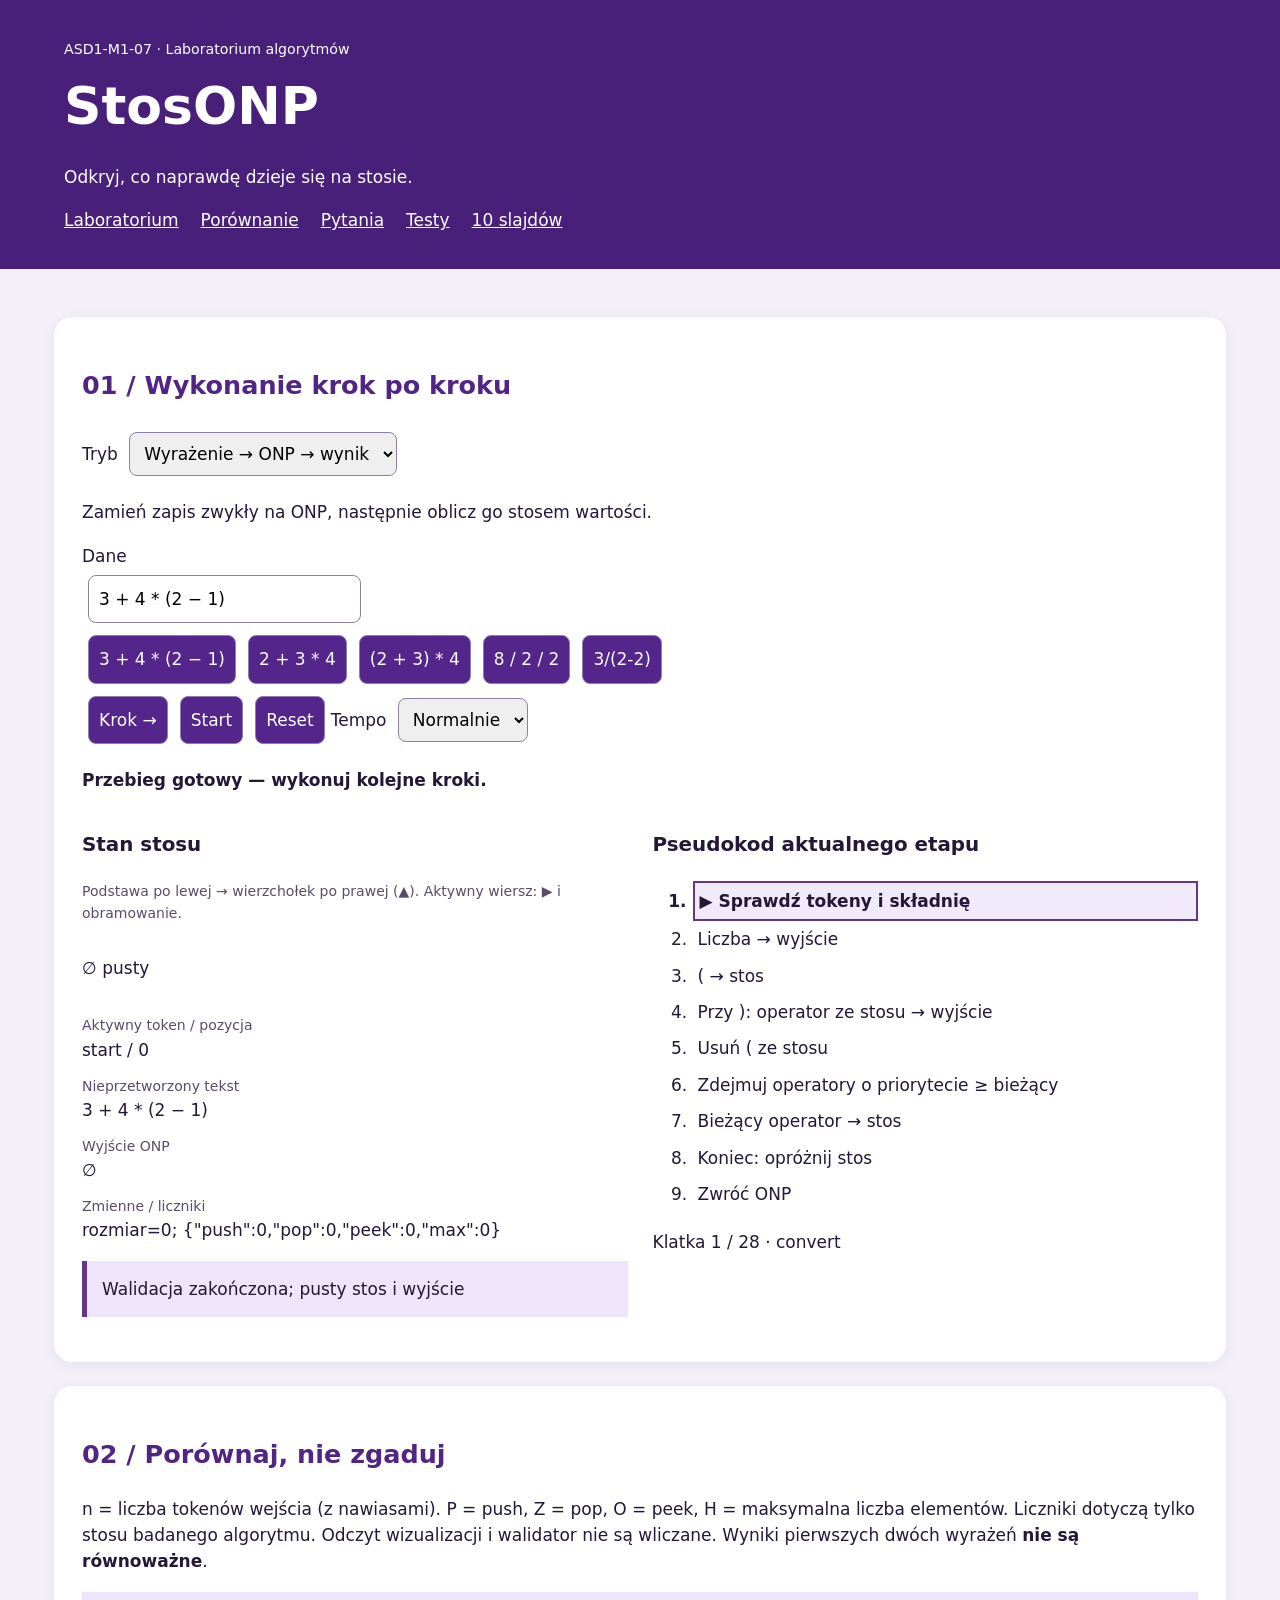
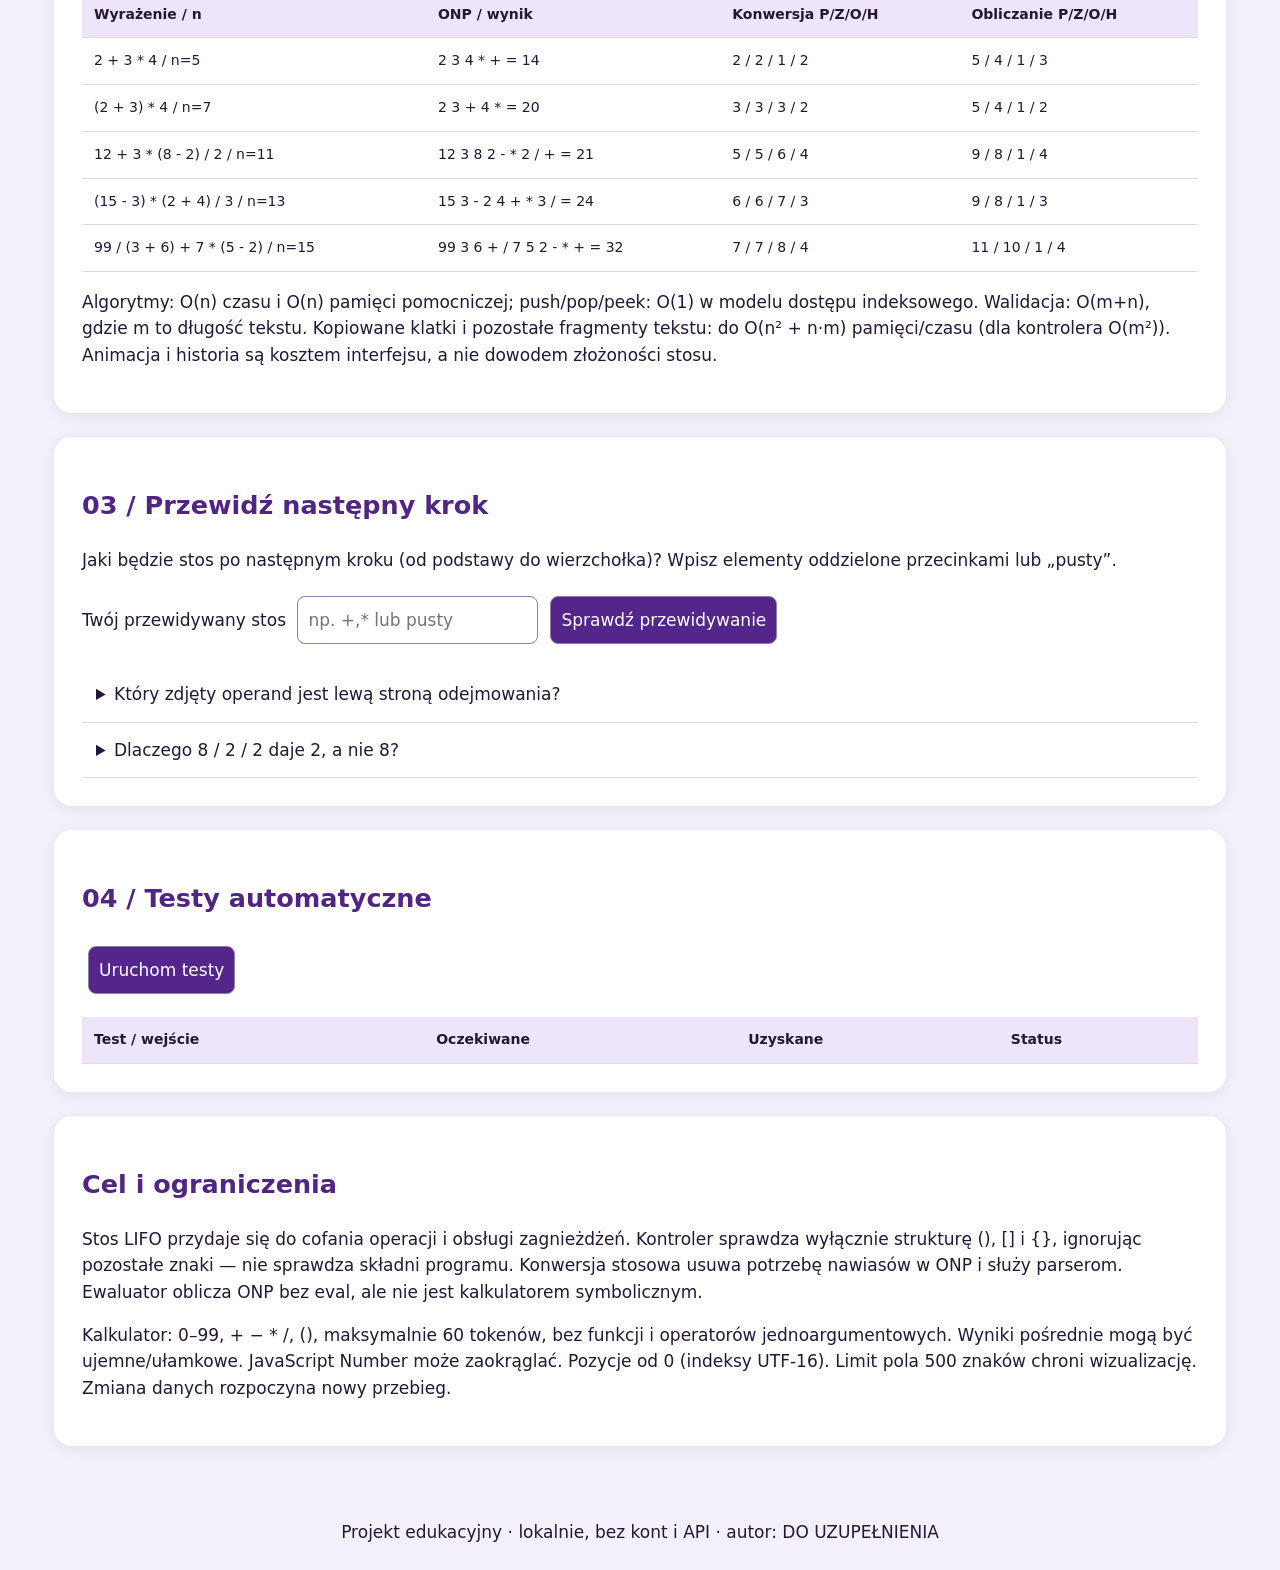
<file: index.html>
<!doctype html><html lang="pl"><meta charset="utf-8"><meta name="viewport" content="width=device-width"><title>StosONP — laboratorium stosu</title><link rel="stylesheet" href="style.css"><header><small>ASD1-M1-07 · Laboratorium algorytmów</small><h1>StosONP</h1><p>Odkryj, co naprawdę dzieje się na stosie.</p><nav><a href="#lab">Laboratorium</a> <a href="#compare">Porównanie</a> <a href="#quiz">Pytania</a> <a href="#tests">Testy</a> <a href="presentation.html">10 slajdów</a></nav></header><main><section id="lab"><h2>01 / Wykonanie krok po kroku</h2><label>Tryb <select id="mode"><option value="convert">Wyrażenie → ONP → wynik</option><option value="brackets">Kontrola nawiasów</option><option value="evaluate">Obliczanie własnego ONP</option><option value="stack">Samodzielny stos</option></select></label><p id="purpose"></p><label>Dane <input id="input" value="3 + 4 * (2 − 1)" maxlength="500" autocomplete="off"></label><div id="scenarios"></div><div id="stackControls" hidden><label>Wartość <input id="value" value="7" maxlength="30"></label><button id="push">push</button><button id="pop">pop</button><button id="peek">peek</button></div><div class="controls"><button id="step">Krok →</button><button id="play">Start</button><button id="reset">Reset</button><label>Tempo <select id="speed"><option value="1600">Wolno</option><option value="800" selected>Normalnie</option><option value="250">Szybko</option></select></label></div><p id="status" role="status"></p><div class="grid"><article><h3>Stan stosu</h3><p class="legend">Podstawa po lewej → wierzchołek po prawej (▲). Aktywny wiersz: ▶ i obramowanie.</p><div id="stack" class="stack"></div><dl><dt>Aktywny token / pozycja</dt><dd id="active"></dd><dt>Nieprzetworzony tekst</dt><dd id="remaining"></dd><dt>Wyjście ONP</dt><dd id="output"></dd><dt>Zmienne / liczniki</dt><dd id="variables"></dd></dl><p id="why" class="callout"></p></article><article><h3>Pseudokod aktualnego etapu</h3><ol id="pseudo"></ol><p id="progress"></p></article></div></section><section id="compare"><h2>02 / Porównaj, nie zgaduj</h2><p>n = liczba tokenów wejścia (z nawiasami). P = push, Z = pop, O = peek, H = maksymalna liczba elementów. Liczniki dotyczą tylko stosu badanego algorytmu. Odczyt wizualizacji i walidator nie są wliczane. Wyniki pierwszych dwóch wyrażeń <strong>nie są równoważne</strong>.</p><div class="scroll"><table><thead><tr><th>Wyrażenie / n</th><th>ONP / wynik</th><th>Konwersja P/Z/O/H</th><th>Obliczanie P/Z/O/H</th></tr></thead><tbody id="comparison"></tbody></table></div><p>Algorytmy: O(n) czasu i O(n) pamięci pomocniczej; push/pop/peek: O(1) w modelu dostępu indeksowego. Walidacja: O(m+n), gdzie m to długość tekstu. Kopiowane klatki i pozostałe fragmenty tekstu: do O(n² + n·m) pamięci/czasu (dla kontrolera O(m²)). Animacja i historia są kosztem interfejsu, a nie dowodem złożoności stosu.</p></section><section id="quiz"><h2>03 / Przewidź następny krok</h2><p id="dynamicQuestion"></p><label>Twój przewidywany stos <input id="answer" placeholder="np. +,* lub pusty"></label><button id="checkAnswer">Sprawdź przewidywanie</button><p id="feedback" role="status"></p><details><summary>Który zdjęty operand jest lewą stroną odejmowania?</summary><p>Drugi. Najpierw zdejmujemy prawy b, potem lewy a; liczymy a − b. Dla stosu [2, 7] otrzymamy 2 − 7 = −5.</p></details><details><summary>Dlaczego 8 / 2 / 2 daje 2, a nie 8?</summary><p>Dzielenie jest lewostronne. Przy drugim / zdejmujemy wcześniejsze / o równym priorytecie. ONP: 8 2 / 2 /, czyli (8 / 2) / 2.</p></details></section><section id="tests"><h2>04 / Testy automatyczne</h2><button id="runTests">Uruchom testy</button><p id="testSummary"></p><div class="scroll"><table><thead><tr><th>Test / wejście</th><th>Oczekiwane</th><th>Uzyskane</th><th>Status</th></tr></thead><tbody id="testRows"></tbody></table></div></section><section><h2>Cel i ograniczenia</h2><p>Stos LIFO przydaje się do cofania operacji i obsługi zagnieżdżeń. Kontroler sprawdza wyłącznie strukturę (), [] i {}, ignorując pozostałe znaki — nie sprawdza składni programu. Konwersja stosowa usuwa potrzebę nawiasów w ONP i służy parserom. Ewaluator oblicza ONP bez eval, ale nie jest kalkulatorem symbolicznym.</p><p>Kalkulator: 0–99, + − * /, (), maksymalnie 60 tokenów, bez funkcji i operatorów jednoargumentowych. Wyniki pośrednie mogą być ujemne/ułamkowe. JavaScript Number może zaokrąglać. Pozycje od 0 (indeksy UTF-16). Limit pola 500 znaków chroni wizualizację. Zmiana danych rozpoczyna nowy przebieg.</p></section></main><footer>Projekt edukacyjny · lokalnie, bez kont i API · autor: DO UZUPEŁNIENIA</footer><script src="algorithms.js"></script><script src="tests.js"></script><script src="app.js"></script></html>
</file>
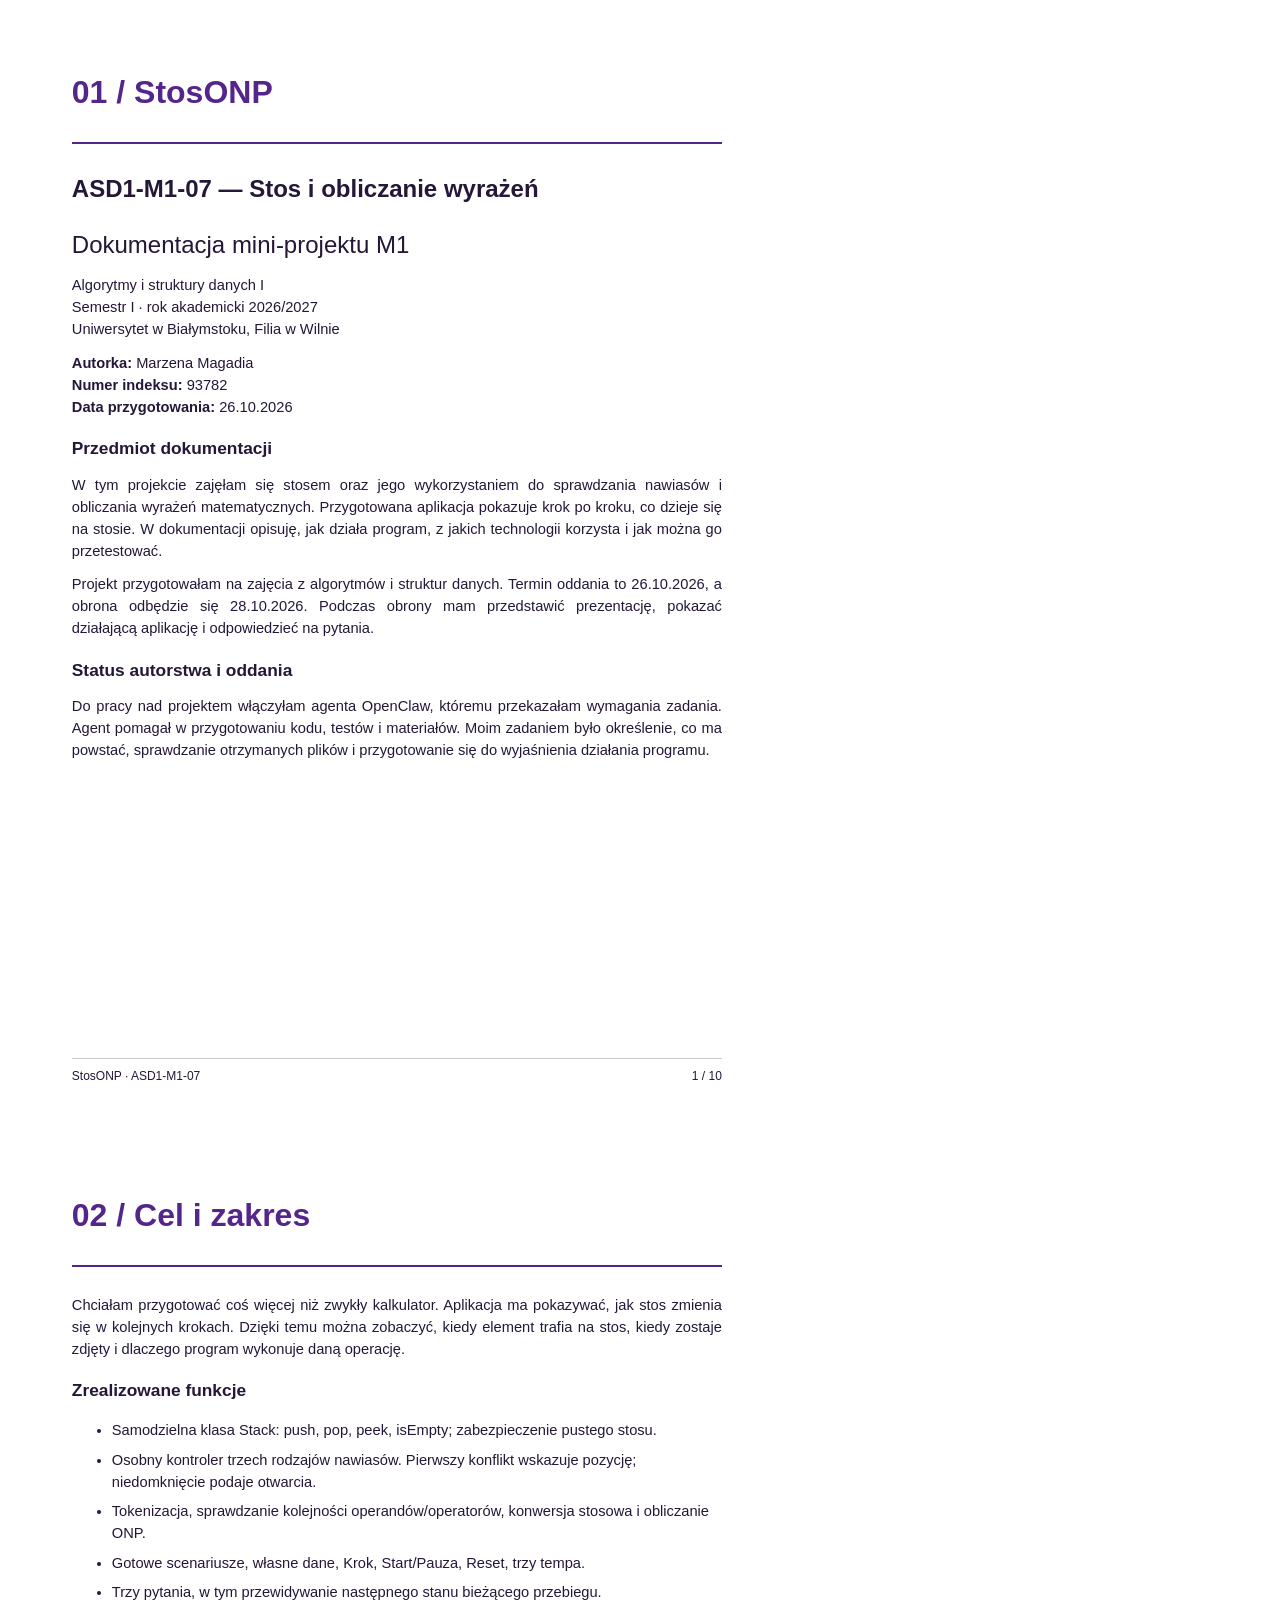
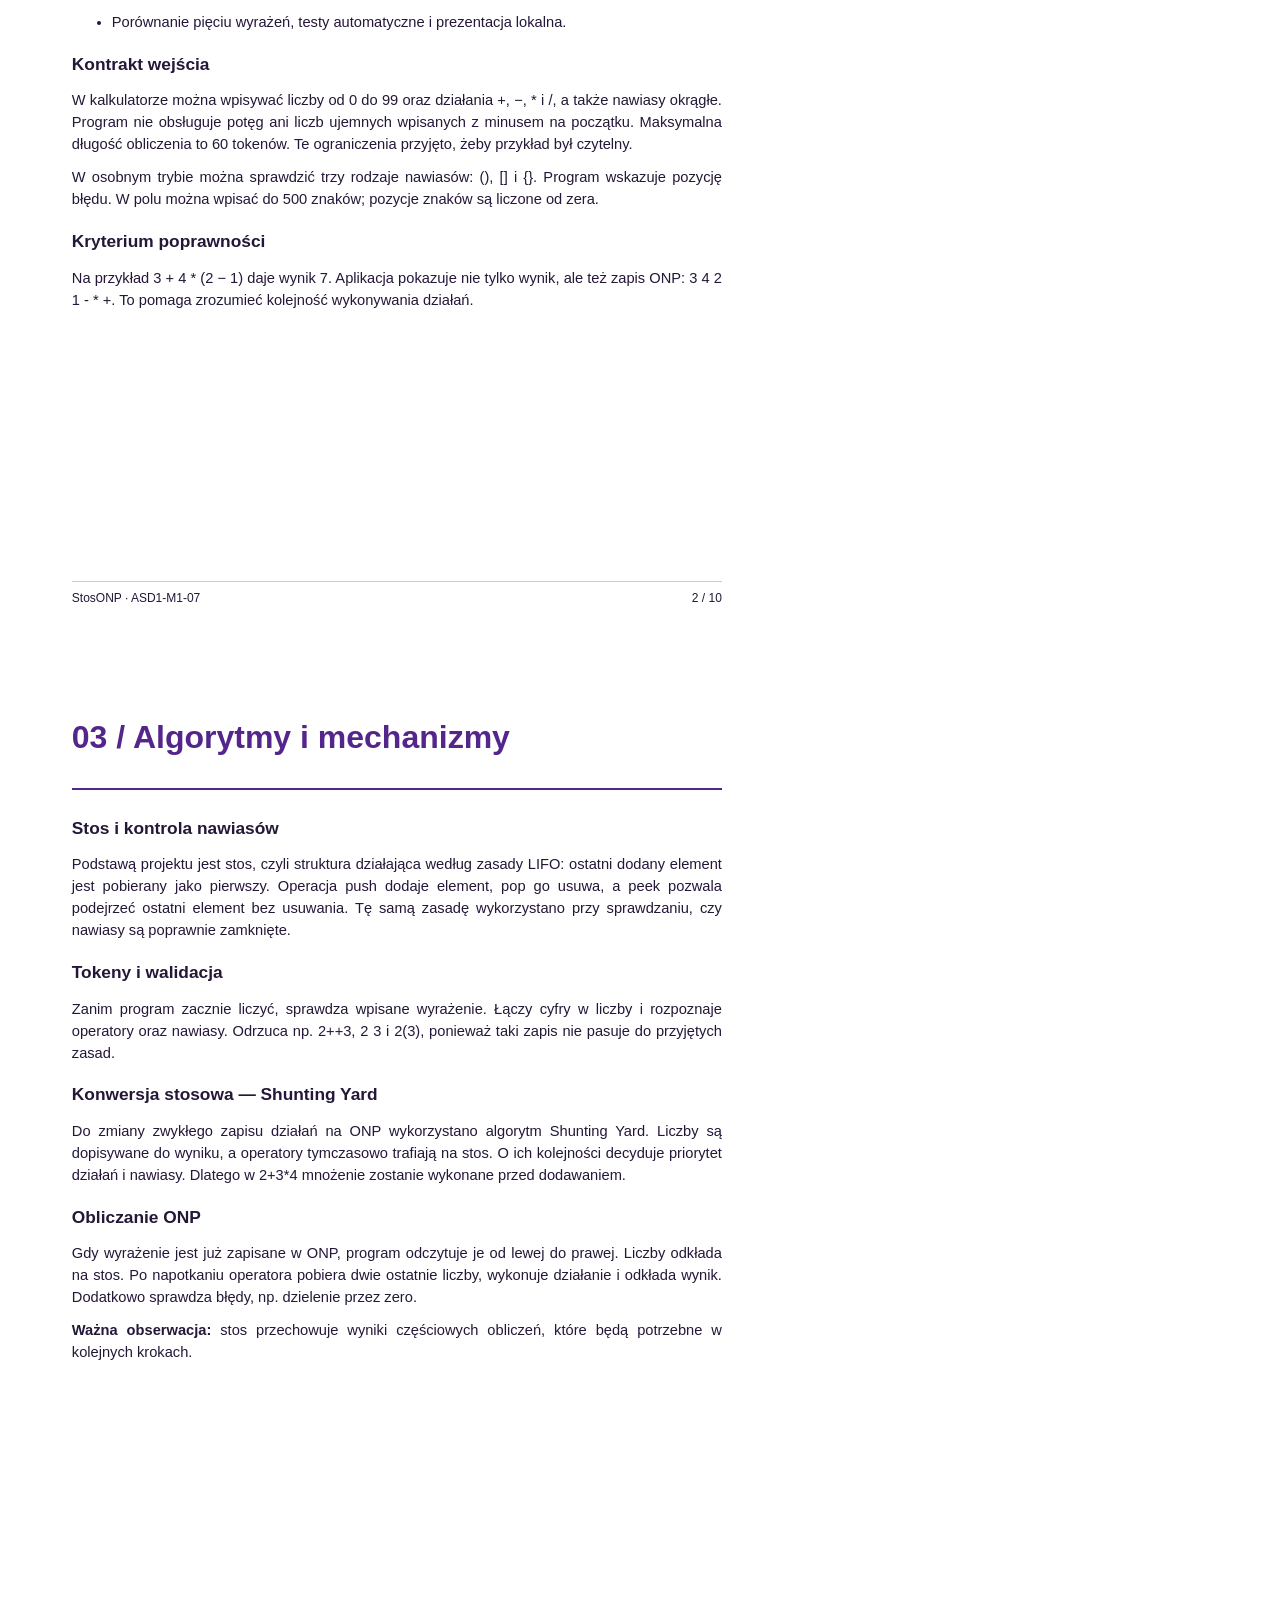
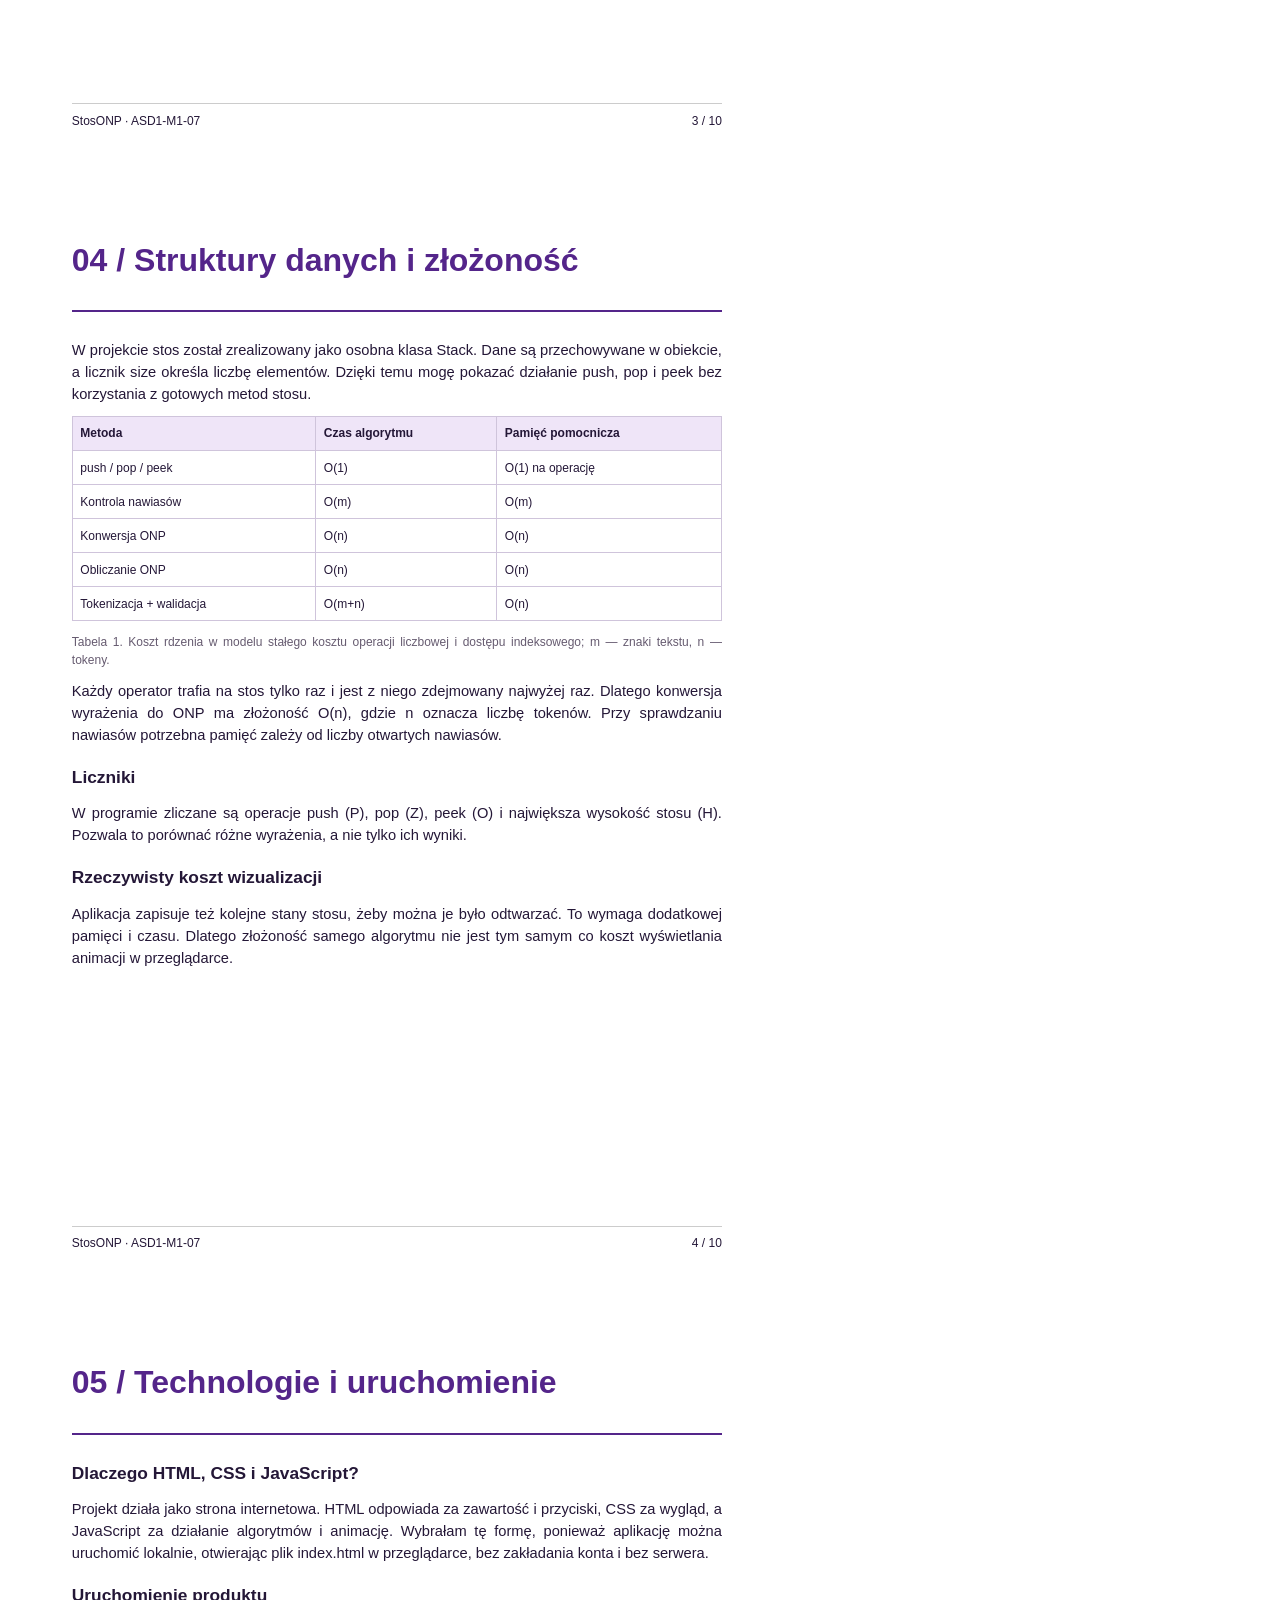
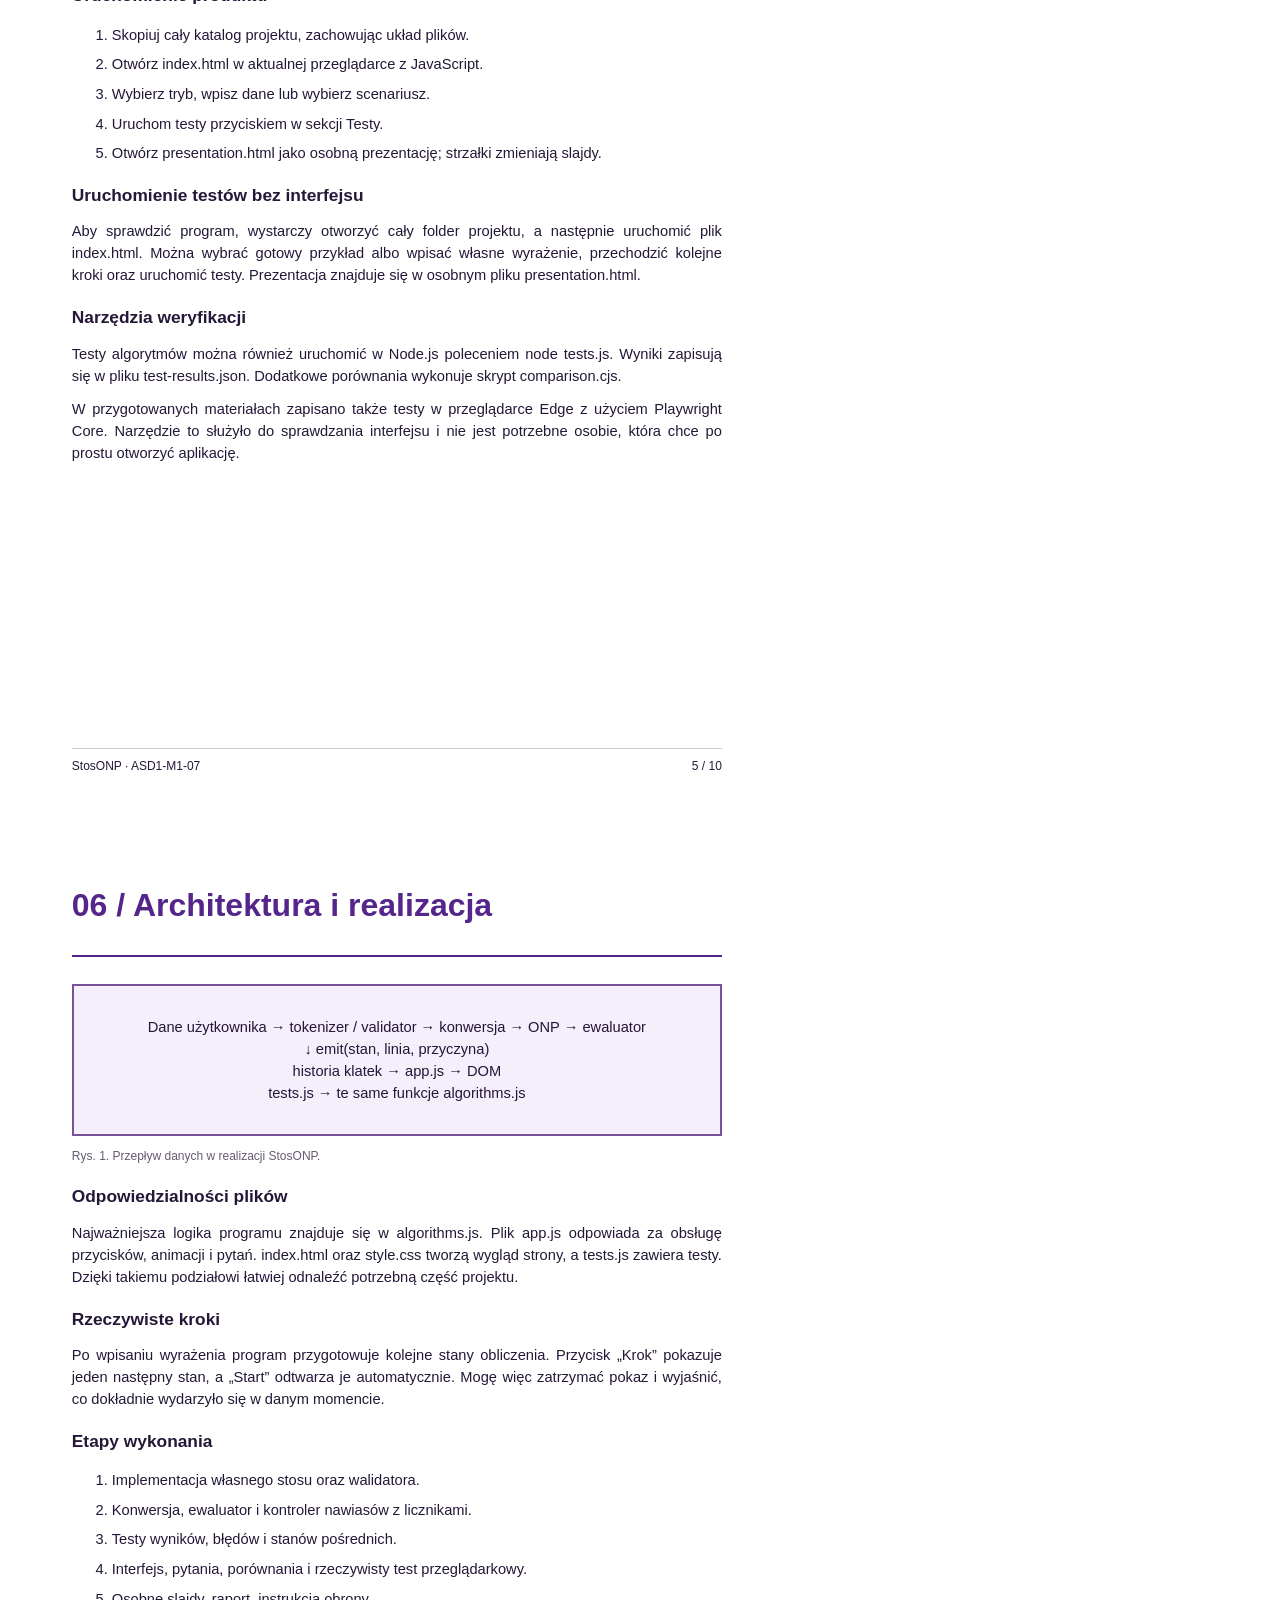
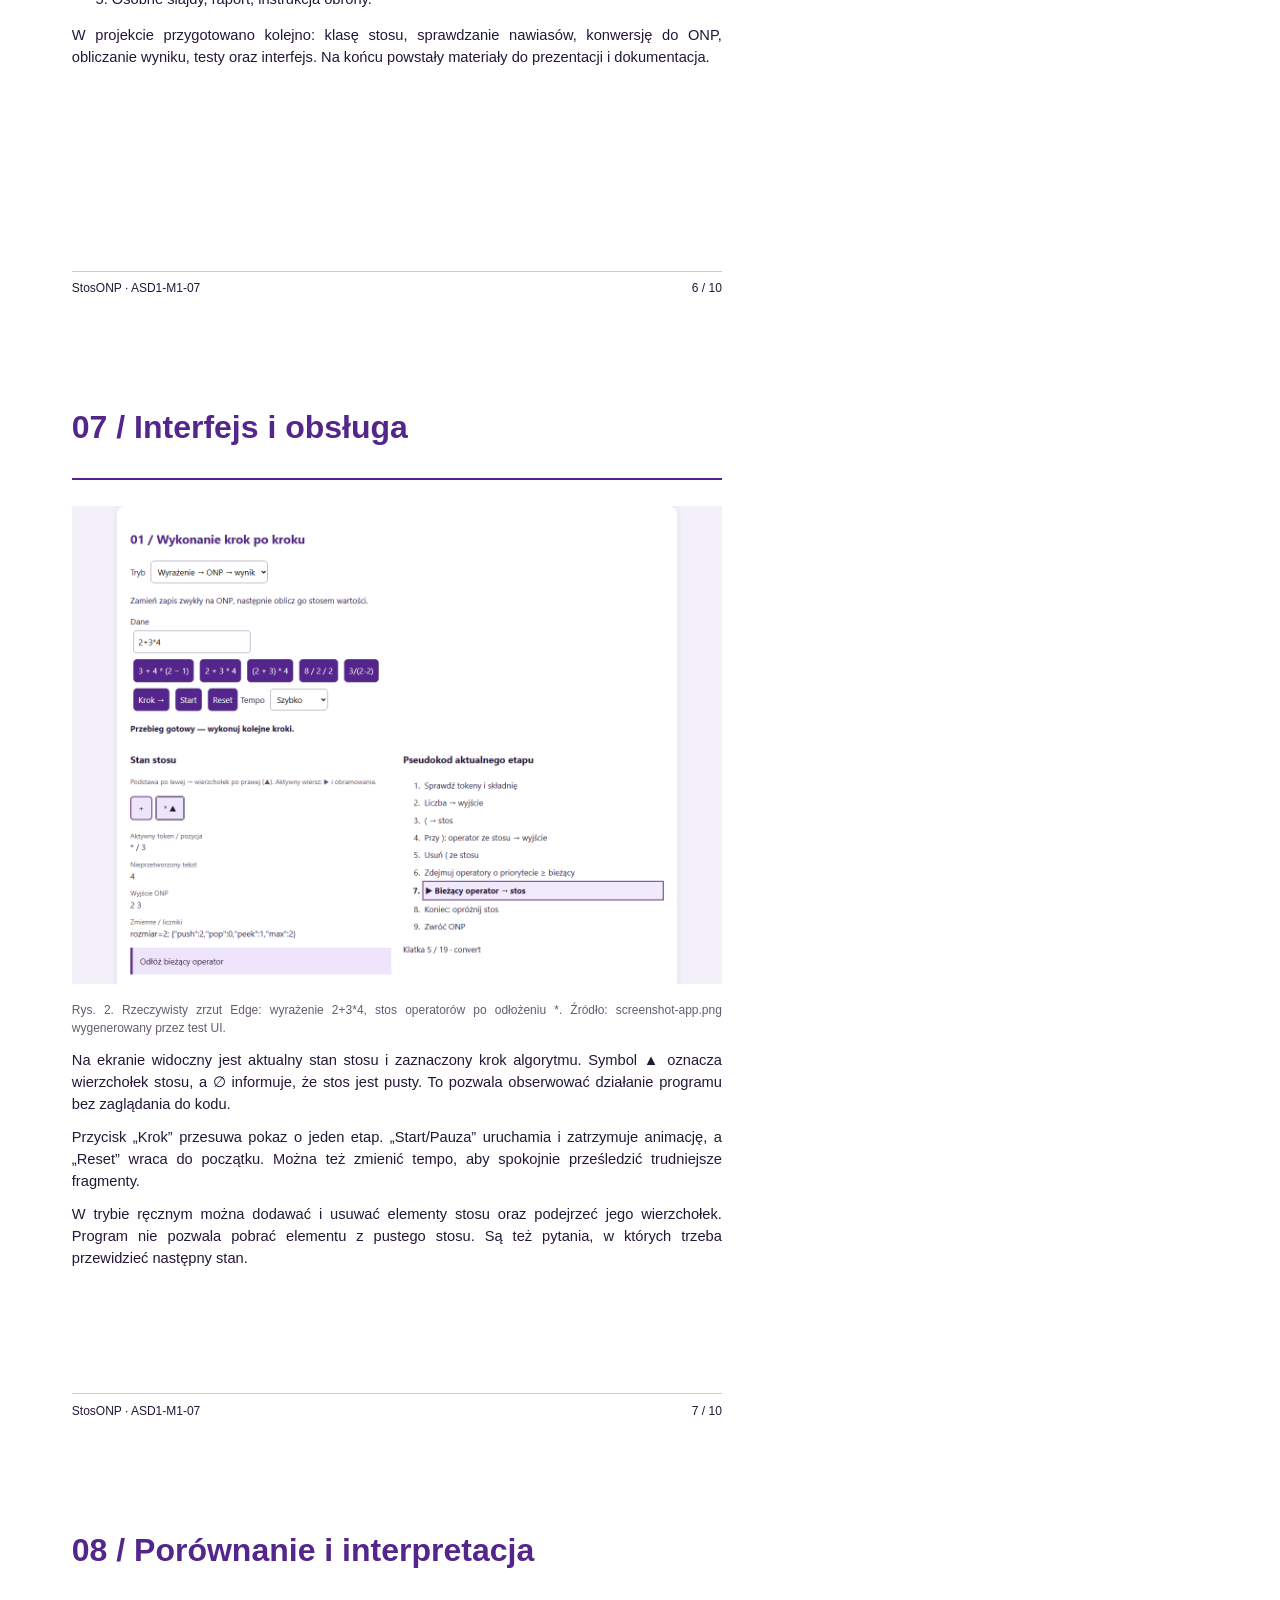
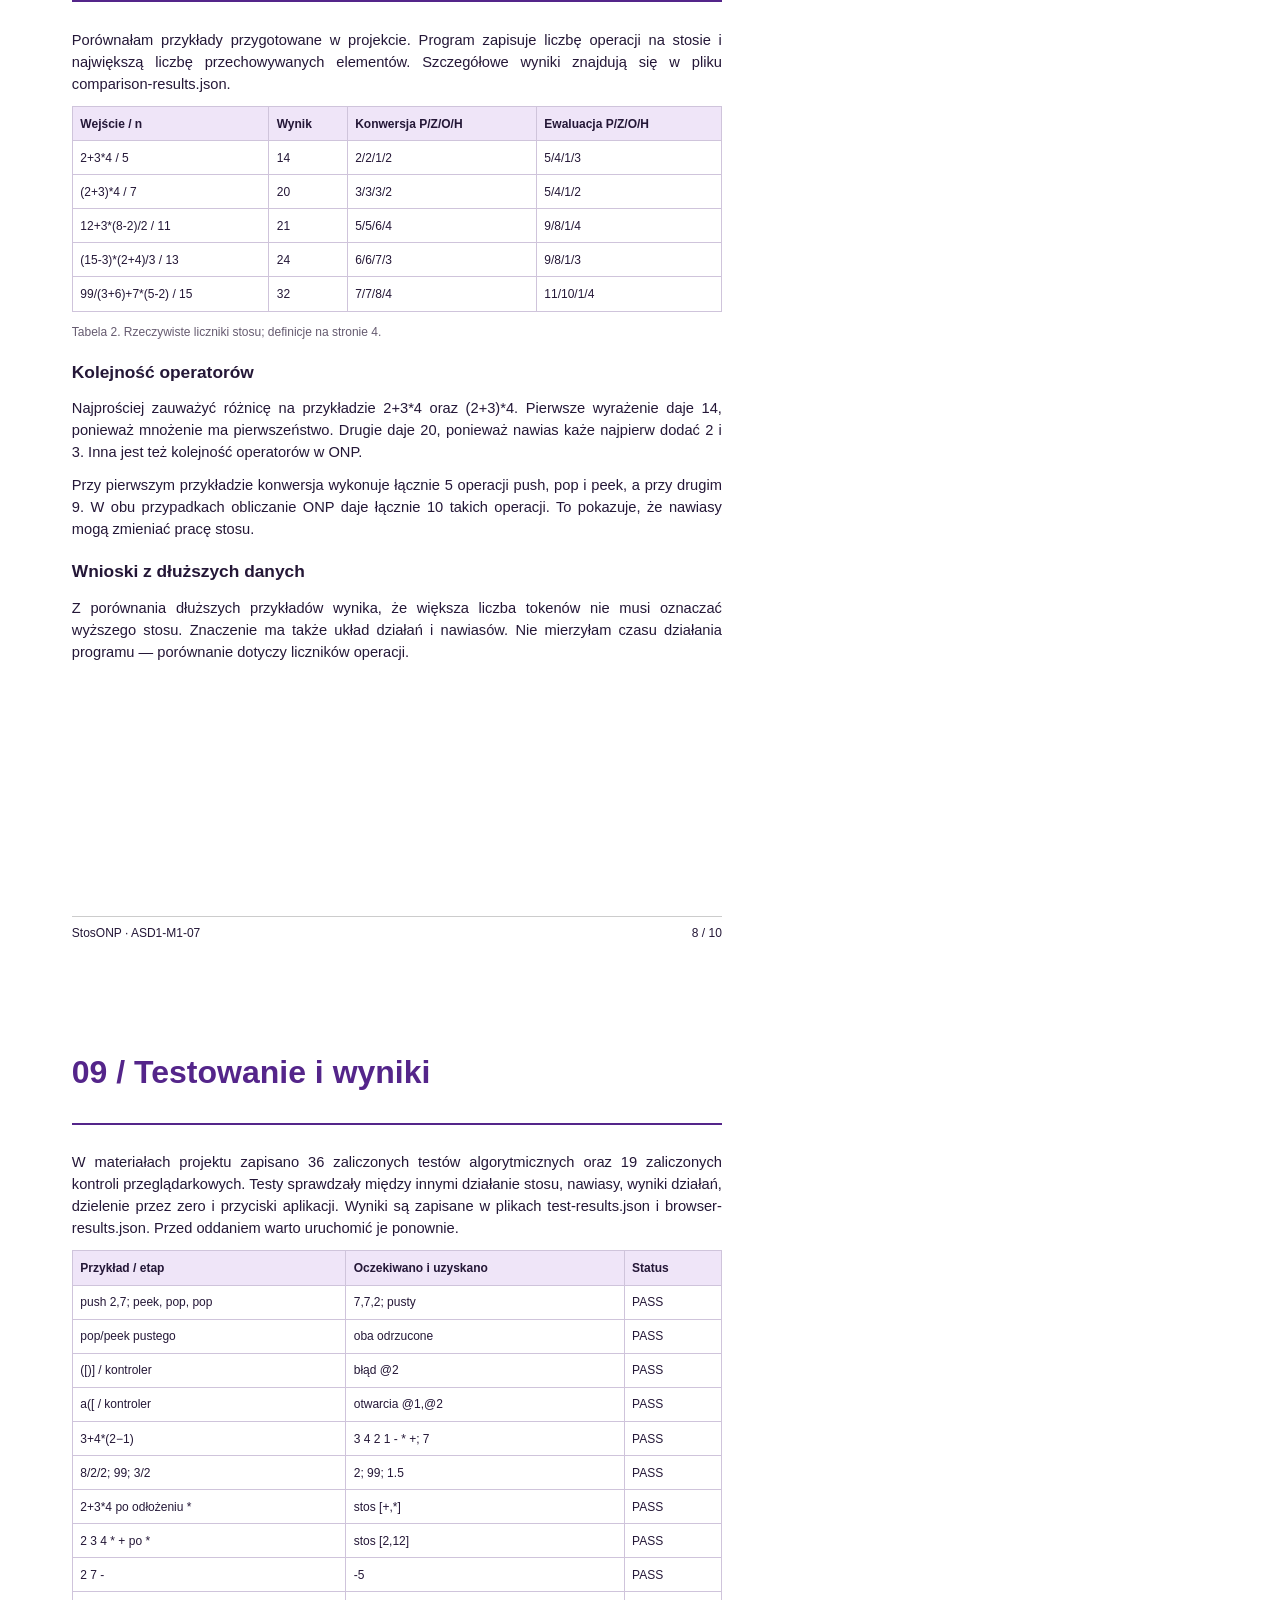
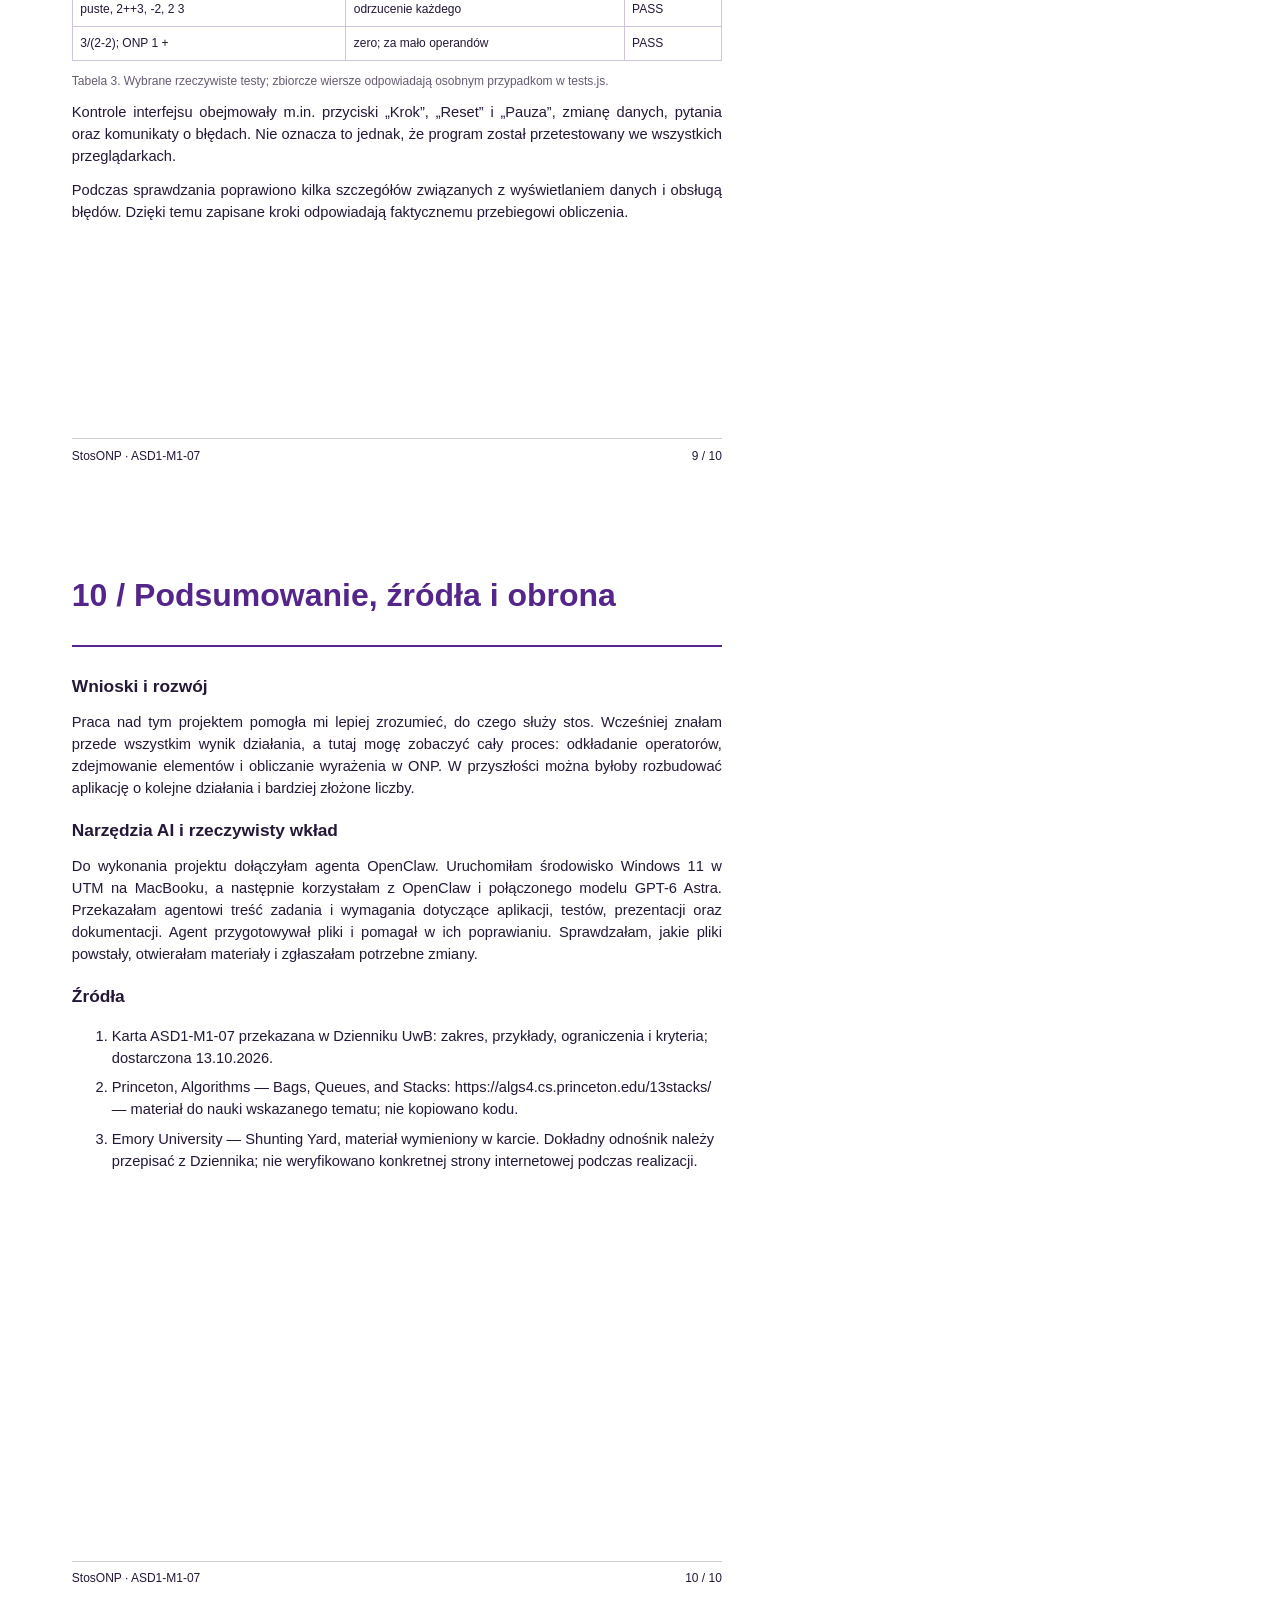
<file: StosONP_dokumentacja_Marzena_Magadia.html>
<!DOCTYPE html>

<html lang="pl"><meta charset="utf-8"/><title>Dokumentacja StosONP</title><style>@page{size:A4;margin:0}*{box-sizing:border-box}body{margin:0;color:#241737;font:11pt/1.5 Arial,sans-serif}.page{width:210mm;height:297mm;padding:18mm 19mm 20mm;position:relative;break-after:page}.page:last-child{break-after:auto}h1{font-size:24pt;color:#54258a;border-bottom:2px solid #54258a;padding-bottom:7mm;margin-top:0}h2{font-size:18pt}h3{font-size:13pt;margin:5mm 0 2mm}p{margin:3mm 0;text-align:justify}li{margin:2mm 0}footer{position:absolute;bottom:10mm;left:19mm;right:19mm;border-top:1px solid #ccc;padding-top:2mm;font-size:9pt;display:flex;justify-content:space-between}table{border-collapse:collapse;width:100%;font-size:9pt}td,th{border:1px solid #cfc4db;padding:2mm;text-align:left}th{background:#efe5f8}.caption{font-size:9pt;color:#665b70}img{width:100%;max-height:132mm;object-fit:contain}.diagram{border:2px solid #785299;background:#f5eefb;padding:8mm;text-align:center}.lead{font-size:18pt}
@media print {html,body{print-color-adjust:exact;-webkit-print-color-adjust:exact}.page{break-inside:avoid}}</style><section class="page"><h1>01 / StosONP</h1><h2>ASD1-M1-07 — Stos i obliczanie wyrażeń</h2><p class="lead">Dokumentacja mini-projektu M1</p><p>Algorytmy i struktury danych I<br/>Semestr I · rok akademicki 2026/2027<br/>Uniwersytet w Białymstoku, Filia w Wilnie</p><p><b>Autorka:</b> Marzena Magadia<br/><b>Numer indeksu:</b> 93782<br/><b>Data przygotowania:</b> 26.10.2026</p><h3>Przedmiot dokumentacji</h3><p>W tym projekcie zajęłam się stosem oraz jego wykorzystaniem do sprawdzania nawiasów i obliczania wyrażeń matematycznych. Przygotowana aplikacja pokazuje krok po kroku, co dzieje się na stosie. W dokumentacji opisuję, jak działa program, z jakich technologii korzysta i jak można go przetestować.</p><p>Projekt przygotowałam na zajęcia z algorytmów i struktur danych. Termin oddania to 26.10.2026, a obrona odbędzie się 28.10.2026. Podczas obrony mam przedstawić prezentację, pokazać działającą aplikację i odpowiedzieć na pytania.</p><h3>Status autorstwa i oddania</h3><p>Do pracy nad projektem włączyłam agenta OpenClaw, któremu przekazałam wymagania zadania. Agent pomagał w przygotowaniu kodu, testów i materiałów. Moim zadaniem było określenie, co ma powstać, sprawdzanie otrzymanych plików i przygotowanie się do wyjaśnienia działania programu.</p><footer><span>StosONP · ASD1-M1-07</span><span>1 / 10</span></footer></section><section class="page"><h1>02 / Cel i zakres</h1><p>Chciałam przygotować coś więcej niż zwykły kalkulator. Aplikacja ma pokazywać, jak stos zmienia się w kolejnych krokach. Dzięki temu można zobaczyć, kiedy element trafia na stos, kiedy zostaje zdjęty i dlaczego program wykonuje daną operację.</p><h3>Zrealizowane funkcje</h3><ul><li>Samodzielna klasa Stack: push, pop, peek, isEmpty; zabezpieczenie pustego stosu.</li><li>Osobny kontroler trzech rodzajów nawiasów. Pierwszy konflikt wskazuje pozycję; niedomknięcie podaje otwarcia.</li><li>Tokenizacja, sprawdzanie kolejności operandów/operatorów, konwersja stosowa i obliczanie ONP.</li><li>Gotowe scenariusze, własne dane, Krok, Start/Pauza, Reset, trzy tempa.</li><li>Trzy pytania, w tym przewidywanie następnego stanu bieżącego przebiegu.</li><li>Porównanie pięciu wyrażeń, testy automatyczne i prezentacja lokalna.</li></ul><h3>Kontrakt wejścia</h3><p>W kalkulatorze można wpisywać liczby od 0 do 99 oraz działania +, −, * i /, a także nawiasy okrągłe. Program nie obsługuje potęg ani liczb ujemnych wpisanych z minusem na początku. Maksymalna długość obliczenia to 60 tokenów. Te ograniczenia przyjęto, żeby przykład był czytelny.</p><p>W osobnym trybie można sprawdzić trzy rodzaje nawiasów: (), [] i {}. Program wskazuje pozycję błędu. W polu można wpisać do 500 znaków; pozycje znaków są liczone od zera.</p><h3>Kryterium poprawności</h3><p>Na przykład 3 + 4 * (2 − 1) daje wynik 7. Aplikacja pokazuje nie tylko wynik, ale też zapis ONP: 3 4 2 1 - * +. To pomaga zrozumieć kolejność wykonywania działań.</p><footer><span>StosONP · ASD1-M1-07</span><span>2 / 10</span></footer></section><section class="page"><h1>03 / Algorytmy i mechanizmy</h1><h3>Stos i kontrola nawiasów</h3><p>Podstawą projektu jest stos, czyli struktura działająca według zasady LIFO: ostatni dodany element jest pobierany jako pierwszy. Operacja push dodaje element, pop go usuwa, a peek pozwala podejrzeć ostatni element bez usuwania. Tę samą zasadę wykorzystano przy sprawdzaniu, czy nawiasy są poprawnie zamknięte.</p><h3>Tokeny i walidacja</h3><p>Zanim program zacznie liczyć, sprawdza wpisane wyrażenie. Łączy cyfry w liczby i rozpoznaje operatory oraz nawiasy. Odrzuca np. 2++3, 2 3 i 2(3), ponieważ taki zapis nie pasuje do przyjętych zasad.</p><h3>Konwersja stosowa — Shunting Yard</h3><p>Do zmiany zwykłego zapisu działań na ONP wykorzystano algorytm Shunting Yard. Liczby są dopisywane do wyniku, a operatory tymczasowo trafiają na stos. O ich kolejności decyduje priorytet działań i nawiasy. Dlatego w 2+3*4 mnożenie zostanie wykonane przed dodawaniem.</p><h3>Obliczanie ONP</h3><p>Gdy wyrażenie jest już zapisane w ONP, program odczytuje je od lewej do prawej. Liczby odkłada na stos. Po napotkaniu operatora pobiera dwie ostatnie liczby, wykonuje działanie i odkłada wynik. Dodatkowo sprawdza błędy, np. dzielenie przez zero.</p><p><b>Ważna obserwacja:</b> stos przechowuje wyniki częściowych obliczeń, które będą potrzebne w kolejnych krokach.</p><footer><span>StosONP · ASD1-M1-07</span><span>3 / 10</span></footer></section><section class="page"><h1>04 / Struktury danych i złożoność</h1><p>W projekcie stos został zrealizowany jako osobna klasa Stack. Dane są przechowywane w obiekcie, a licznik size określa liczbę elementów. Dzięki temu mogę pokazać działanie push, pop i peek bez korzystania z gotowych metod stosu.</p><table><tr><th>Metoda</th><th>Czas algorytmu</th><th>Pamięć pomocnicza</th></tr><tr><td>push / pop / peek</td><td>O(1)</td><td>O(1) na operację</td></tr><tr><td>Kontrola nawiasów</td><td>O(m)</td><td>O(m)</td></tr><tr><td>Konwersja ONP</td><td>O(n)</td><td>O(n)</td></tr><tr><td>Obliczanie ONP</td><td>O(n)</td><td>O(n)</td></tr><tr><td>Tokenizacja + walidacja</td><td>O(m+n)</td><td>O(n)</td></tr></table><p class="caption">Tabela 1. Koszt rdzenia w modelu stałego kosztu operacji liczbowej i dostępu indeksowego; m — znaki tekstu, n — tokeny.</p><p>Każdy operator trafia na stos tylko raz i jest z niego zdejmowany najwyżej raz. Dlatego konwersja wyrażenia do ONP ma złożoność O(n), gdzie n oznacza liczbę tokenów. Przy sprawdzaniu nawiasów potrzebna pamięć zależy od liczby otwartych nawiasów.</p><h3>Liczniki</h3><p>W programie zliczane są operacje push (P), pop (Z), peek (O) i największa wysokość stosu (H). Pozwala to porównać różne wyrażenia, a nie tylko ich wyniki.</p><h3>Rzeczywisty koszt wizualizacji</h3><p>Aplikacja zapisuje też kolejne stany stosu, żeby można je było odtwarzać. To wymaga dodatkowej pamięci i czasu. Dlatego złożoność samego algorytmu nie jest tym samym co koszt wyświetlania animacji w przeglądarce.</p><footer><span>StosONP · ASD1-M1-07</span><span>4 / 10</span></footer></section><section class="page"><h1>05 / Technologie i uruchomienie</h1><h3>Dlaczego HTML, CSS i JavaScript?</h3><p>Projekt działa jako strona internetowa. HTML odpowiada za zawartość i przyciski, CSS za wygląd, a JavaScript za działanie algorytmów i animację. Wybrałam tę formę, ponieważ aplikację można uruchomić lokalnie, otwierając plik index.html w przeglądarce, bez zakładania konta i bez serwera.</p><h3>Uruchomienie produktu</h3><ol><li>Skopiuj cały katalog projektu, zachowując układ plików.</li><li>Otwórz index.html w aktualnej przeglądarce z JavaScript.</li><li>Wybierz tryb, wpisz dane lub wybierz scenariusz.</li><li>Uruchom testy przyciskiem w sekcji Testy.</li><li>Otwórz presentation.html jako osobną prezentację; strzałki zmieniają slajdy.</li></ol><h3>Uruchomienie testów bez interfejsu</h3><p>Aby sprawdzić program, wystarczy otworzyć cały folder projektu, a następnie uruchomić plik index.html. Można wybrać gotowy przykład albo wpisać własne wyrażenie, przechodzić kolejne kroki oraz uruchomić testy. Prezentacja znajduje się w osobnym pliku presentation.html.</p><h3>Narzędzia weryfikacji</h3><p>Testy algorytmów można również uruchomić w Node.js poleceniem node tests.js. Wyniki zapisują się w pliku test-results.json. Dodatkowe porównania wykonuje skrypt comparison.cjs.</p><p>W przygotowanych materiałach zapisano także testy w przeglądarce Edge z użyciem Playwright Core. Narzędzie to służyło do sprawdzania interfejsu i nie jest potrzebne osobie, która chce po prostu otworzyć aplikację.</p><footer><span>StosONP · ASD1-M1-07</span><span>5 / 10</span></footer></section><section class="page"><h1>06 / Architektura i realizacja</h1><div class="diagram">Dane użytkownika → tokenizer / validator → konwersja → ONP → ewaluator<br/>↓ emit(stan, linia, przyczyna)<br/>historia klatek → app.js → DOM<br/>tests.js → te same funkcje algorithms.js</div><p class="caption">Rys. 1. Przepływ danych w realizacji StosONP.</p><h3>Odpowiedzialności plików</h3><p>Najważniejsza logika programu znajduje się w algorithms.js. Plik app.js odpowiada za obsługę przycisków, animacji i pytań. index.html oraz style.css tworzą wygląd strony, a tests.js zawiera testy. Dzięki takiemu podziałowi łatwiej odnaleźć potrzebną część projektu.</p><h3>Rzeczywiste kroki</h3><p>Po wpisaniu wyrażenia program przygotowuje kolejne stany obliczenia. Przycisk „Krok” pokazuje jeden następny stan, a „Start” odtwarza je automatycznie. Mogę więc zatrzymać pokaz i wyjaśnić, co dokładnie wydarzyło się w danym momencie.</p><h3>Etapy wykonania</h3><ol><li>Implementacja własnego stosu oraz walidatora.</li><li>Konwersja, ewaluator i kontroler nawiasów z licznikami.</li><li>Testy wyników, błędów i stanów pośrednich.</li><li>Interfejs, pytania, porównania i rzeczywisty test przeglądarkowy.</li><li>Osobne slajdy, raport, instrukcja obrony.</li></ol><p>W projekcie przygotowano kolejno: klasę stosu, sprawdzanie nawiasów, konwersję do ONP, obliczanie wyniku, testy oraz interfejs. Na końcu powstały materiały do prezentacji i dokumentacja.</p><footer><span>StosONP · ASD1-M1-07</span><span>6 / 10</span></footer></section><section class="page"><h1>07 / Interfejs i obsługa</h1><img alt="Zrzut działającej aplikacji StosONP" src="[data-uri]"/><p class="caption">Rys. 2. Rzeczywisty zrzut Edge: wyrażenie 2+3*4, stos operatorów po odłożeniu *. Źródło: screenshot-app.png wygenerowany przez test UI.</p><p>Na ekranie widoczny jest aktualny stan stosu i zaznaczony krok algorytmu. Symbol ▲ oznacza wierzchołek stosu, a ∅ informuje, że stos jest pusty. To pozwala obserwować działanie programu bez zaglądania do kodu.</p><p>Przycisk „Krok” przesuwa pokaz o jeden etap. „Start/Pauza” uruchamia i zatrzymuje animację, a „Reset” wraca do początku. Można też zmienić tempo, aby spokojnie prześledzić trudniejsze fragmenty.</p><p>W trybie ręcznym można dodawać i usuwać elementy stosu oraz podejrzeć jego wierzchołek. Program nie pozwala pobrać elementu z pustego stosu. Są też pytania, w których trzeba przewidzieć następny stan.</p><footer><span>StosONP · ASD1-M1-07</span><span>7 / 10</span></footer></section><section class="page"><h1>08 / Porównanie i interpretacja</h1><p>Porównałam przykłady przygotowane w projekcie. Program zapisuje liczbę operacji na stosie i największą liczbę przechowywanych elementów. Szczegółowe wyniki znajdują się w pliku comparison-results.json.</p><table><tr><th>Wejście / n</th><th>Wynik</th><th>Konwersja P/Z/O/H</th><th>Ewaluacja P/Z/O/H</th></tr><tr><td>2+3*4 / 5</td><td>14</td><td>2/2/1/2</td><td>5/4/1/3</td></tr><tr><td>(2+3)*4 / 7</td><td>20</td><td>3/3/3/2</td><td>5/4/1/2</td></tr><tr><td>12+3*(8-2)/2 / 11</td><td>21</td><td>5/5/6/4</td><td>9/8/1/4</td></tr><tr><td>(15-3)*(2+4)/3 / 13</td><td>24</td><td>6/6/7/3</td><td>9/8/1/3</td></tr><tr><td>99/(3+6)+7*(5-2) / 15</td><td>32</td><td>7/7/8/4</td><td>11/10/1/4</td></tr></table><p class="caption">Tabela 2. Rzeczywiste liczniki stosu; definicje na stronie 4.</p><h3>Kolejność operatorów</h3><p>Najprościej zauważyć różnicę na przykładzie 2+3*4 oraz (2+3)*4. Pierwsze wyrażenie daje 14, ponieważ mnożenie ma pierwszeństwo. Drugie daje 20, ponieważ nawias każe najpierw dodać 2 i 3. Inna jest też kolejność operatorów w ONP.</p><p>Przy pierwszym przykładzie konwersja wykonuje łącznie 5 operacji push, pop i peek, a przy drugim 9. W obu przypadkach obliczanie ONP daje łącznie 10 takich operacji. To pokazuje, że nawiasy mogą zmieniać pracę stosu.</p><h3>Wnioski z dłuższych danych</h3><p>Z porównania dłuższych przykładów wynika, że większa liczba tokenów nie musi oznaczać wyższego stosu. Znaczenie ma także układ działań i nawiasów. Nie mierzyłam czasu działania programu — porównanie dotyczy liczników operacji.</p><footer><span>StosONP · ASD1-M1-07</span><span>8 / 10</span></footer></section><section class="page"><h1>09 / Testowanie i wyniki</h1><p>W materiałach projektu zapisano 36 zaliczonych testów algorytmicznych oraz 19 zaliczonych kontroli przeglądarkowych. Testy sprawdzały między innymi działanie stosu, nawiasy, wyniki działań, dzielenie przez zero i przyciski aplikacji. Wyniki są zapisane w plikach test-results.json i browser-results.json. Przed oddaniem warto uruchomić je ponownie.</p><table><tr><th>Przykład / etap</th><th>Oczekiwano i uzyskano</th><th>Status</th></tr><tr><td>push 2,7; peek, pop, pop</td><td>7,7,2; pusty</td><td>PASS</td></tr><tr><td>pop/peek pustego</td><td>oba odrzucone</td><td>PASS</td></tr><tr><td>([)] / kontroler</td><td>błąd @2</td><td>PASS</td></tr><tr><td>a([ / kontroler</td><td>otwarcia @1,@2</td><td>PASS</td></tr><tr><td>3+4*(2−1)</td><td>3 4 2 1 - * +; 7</td><td>PASS</td></tr><tr><td>8/2/2; 99; 3/2</td><td>2; 99; 1.5</td><td>PASS</td></tr><tr><td>2+3*4 po odłożeniu *</td><td>stos [+,*]</td><td>PASS</td></tr><tr><td>2 3 4 * + po *</td><td>stos [2,12]</td><td>PASS</td></tr><tr><td>2 7 -</td><td>-5</td><td>PASS</td></tr><tr><td>puste, 2++3, -2, 2 3</td><td>odrzucenie każdego</td><td>PASS</td></tr><tr><td>3/(2-2); ONP 1 +</td><td>zero; za mało operandów</td><td>PASS</td></tr></table><p class="caption">Tabela 3. Wybrane rzeczywiste testy; zbiorcze wiersze odpowiadają osobnym przypadkom w tests.js.</p><p>Kontrole interfejsu obejmowały m.in. przyciski „Krok”, „Reset” i „Pauza”, zmianę danych, pytania oraz komunikaty o błędach. Nie oznacza to jednak, że program został przetestowany we wszystkich przeglądarkach.</p><p>Podczas sprawdzania poprawiono kilka szczegółów związanych z wyświetlaniem danych i obsługą błędów. Dzięki temu zapisane kroki odpowiadają faktycznemu przebiegowi obliczenia.</p><footer><span>StosONP · ASD1-M1-07</span><span>9 / 10</span></footer></section><section class="page"><h1>10 / Podsumowanie, źródła i obrona</h1><h3>Wnioski i rozwój</h3><p>Praca nad tym projektem pomogła mi lepiej zrozumieć, do czego służy stos. Wcześniej znałam przede wszystkim wynik działania, a tutaj mogę zobaczyć cały proces: odkładanie operatorów, zdejmowanie elementów i obliczanie wyrażenia w ONP. W przyszłości można byłoby rozbudować aplikację o kolejne działania i bardziej złożone liczby.</p><h3>Narzędzia AI i rzeczywisty wkład</h3><p>Do wykonania projektu dołączyłam agenta OpenClaw. Uruchomiłam środowisko Windows 11 w UTM na MacBooku, a następnie korzystałam z OpenClaw i połączonego modelu GPT-6 Astra. Przekazałam agentowi treść zadania i wymagania dotyczące aplikacji, testów, prezentacji oraz dokumentacji. Agent przygotowywał pliki i pomagał w ich poprawianiu. Sprawdzałam, jakie pliki powstały, otwierałam materiały i zgłaszałam potrzebne zmiany.</p><h3>Źródła</h3><ol><li>Karta ASD1-M1-07 przekazana w Dzienniku UwB: zakres, przykłady, ograniczenia i kryteria; dostarczona 13.10.2026.</li><li>Princeton, Algorithms — Bags, Queues, and Stacks: https://algs4.cs.princeton.edu/13stacks/ — materiał do nauki wskazanego tematu; nie kopiowano kodu.</li><li>Emory University — Shunting Yard, materiał wymieniony w karcie. Dokładny odnośnik należy przepisać z Dziennika; nie weryfikowano konkretnej strony internetowej podczas realizacji.</li></ol><footer><span>StosONP · ASD1-M1-07</span><span>10 / 10</span></footer></section></html>
</file>
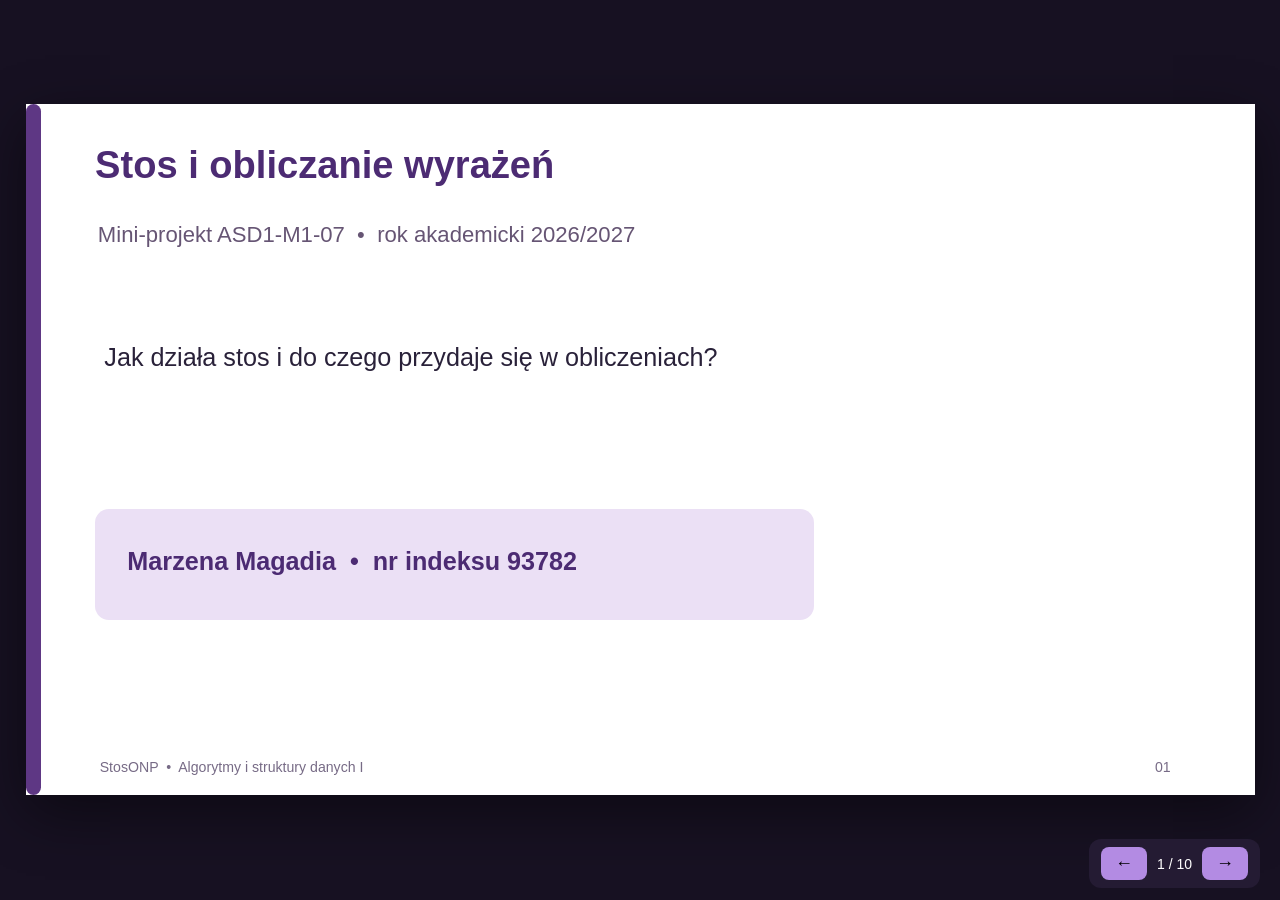
<file: StosONP_Marzena_Magadia_prezentacja_.html>
<!doctype html><html lang="pl"><head><meta charset="utf-8"><meta name="viewport" content="width=device-width, initial-scale=1"><title>StosONP — Marzena Magadia</title><style>
*{box-sizing:border-box}body{margin:0;background:#171122;color:#fff;font-family:Arial,system-ui,sans-serif;display:flex;align-items:center;justify-content:center;min-height:100vh}.stage{width:min(96vw,calc(90vh * 16 / 9));aspect-ratio:16/9;position:relative;container-type:inline-size;box-shadow:0 18px 55px #0007}.slide{position:absolute;inset:0;display:none;background:#fff;overflow:hidden}.slide.active{display:block}.obj{position:absolute;white-space:pre-wrap}.txt{line-height:1.22}nav{position:fixed;bottom:12px;right:20px;display:flex;gap:10px;align-items:center;background:#241b33;padding:8px 12px;border-radius:12px}button{background:#b38be3;border:0;border-radius:8px;padding:6px 14px;cursor:pointer;font-size:18px}#counter{font:14px Arial}@media print{@page{size:landscape;margin:0}body{display:block;background:white}.stage{width:100vw;height:auto;aspect-ratio:auto;box-shadow:none}.slide{position:relative;display:block!important;width:100vw;height:56.25vw;page-break-after:always;container-type:inline-size}nav{display:none}}

/* Poprawka widoczności tekstu i skalowania */
.slide{color:#292139;}
.slide .txt{color:#292139;font-size:clamp(10px,2.05cqw,31px);font-weight:400;line-height:1.25;}
.slide .txt:nth-child(2){font-size:clamp(14px,3.1cqw,47px);font-weight:700;color:#4c2b73;}
.slide .txt span{color:inherit;}
.slide .txt[style*="top:94"]{font-size:clamp(8px,1.15cqw,17px);color:#776b86;}
.slide .txt[style*="top:15"]{font-size:clamp(10px,1.8cqw,27px);color:#665574;}
.slide .txt[style*="top:61.6000%"]{color:#4c2b73;font-weight:700;}
@media print{.slide .txt{font-size:2.05cqw}}
</style></head><body><main class="stage"><section class="slide"><div class="obj" style="left:0.0000%;top:0.0000%;width:1.2000%;height:100.0000%;background:#5E3784;border-radius:14px;"></div><div class="obj txt" style="left:4.8750%;top:4.6667%;width:82.5000%;height:8.6667%;display:flex;flex-direction:column;justify-content:center;box-sizing:border-box;overflow:hidden;padding:0.38% 0.75% 0.38% 0.75%;"><div><span style="">Stos i obliczanie wyrażeń</span></div></div><div class="obj txt" style="left:5.1000%;top:15.3333%;width:82.5000%;height:7.3333%;display:flex;flex-direction:column;justify-content:center;box-sizing:border-box;overflow:hidden;padding:0.38% 0.75% 0.38% 0.75%;"><div><span style="">Mini-projekt ASD1-M1-07  •  rok akademicki 2026/2027</span></div></div><div class="obj txt" style="left:5.2500%;top:94.4000%;width:60.0000%;height:3.3333%;display:flex;flex-direction:column;justify-content:center;box-sizing:border-box;overflow:hidden;padding:0.38% 0.75% 0.38% 0.75%;"><div><span style="">StosONP  •  Algorytmy i struktury danych I</span></div></div><div class="obj txt" style="left:91.1250%;top:94.0000%;width:4.5000%;height:4.0000%;display:flex;flex-direction:column;justify-content:center;box-sizing:border-box;overflow:hidden;padding:0.38% 0.75% 0.38% 0.75%;"><div><span style="">01</span></div></div><div class="obj txt" style="left:5.6250%;top:28.0000%;width:60.0000%;height:17.3333%;display:flex;flex-direction:column;justify-content:center;box-sizing:border-box;overflow:hidden;padding:0.38% 0.75% 0.38% 0.75%;"><div><span style="">Jak działa stos i do czego przydaje się w obliczeniach?</span></div></div><div class="obj" style="left:5.6250%;top:58.6667%;width:58.5000%;height:16.0000%;background:#EBE0F5;border-radius:14px;"></div><div class="obj txt" style="left:7.5000%;top:61.6000%;width:54.7500%;height:9.3333%;display:flex;flex-direction:column;justify-content:center;box-sizing:border-box;overflow:hidden;padding:0.38% 0.75% 0.38% 0.75%;"><div><span style="">Marzena Magadia  •  nr indeksu 93782</span></div></div></section><section class="slide"><div class="obj" style="left:0.0000%;top:0.0000%;width:1.2000%;height:100.0000%;background:#5E3784;border-radius:14px;"></div><div class="obj txt" style="left:4.8750%;top:4.6667%;width:82.5000%;height:8.6667%;display:flex;flex-direction:column;justify-content:center;box-sizing:border-box;overflow:hidden;padding:0.38% 0.75% 0.38% 0.75%;"><div><span style="">Dlaczego wybrałam ten temat?</span></div></div><div class="obj txt" style="left:5.2500%;top:94.4000%;width:60.0000%;height:3.3333%;display:flex;flex-direction:column;justify-content:center;box-sizing:border-box;overflow:hidden;padding:0.38% 0.75% 0.38% 0.75%;"><div><span style="">StosONP  •  Algorytmy i struktury danych I</span></div></div><div class="obj txt" style="left:91.1250%;top:94.0000%;width:4.5000%;height:4.0000%;display:flex;flex-direction:column;justify-content:center;box-sizing:border-box;overflow:hidden;padding:0.38% 0.75% 0.38% 0.75%;"><div><span style="">02</span></div></div><div class="obj txt" style="left:6.0000%;top:19.3333%;width:86.2500%;height:18.6667%;display:flex;flex-direction:column;justify-content:center;box-sizing:border-box;overflow:hidden;padding:0.38% 0.75% 0.38% 0.75%;"><div><span style="">Chciałam lepiej zrozumieć, jak komputer zapamiętuje kolejność działań i dlaczego nawiasy mają znaczenie.</span></div></div><div class="obj" style="left:6.0000%;top:43.3333%;width:42.7500%;height:32.6667%;background:#EBE0F5;border-radius:14px;"></div><div class="obj txt" style="left:7.8000%;top:46.0000%;width:39.1500%;height:6.6667%;display:flex;flex-direction:column;justify-content:center;box-sizing:border-box;overflow:hidden;padding:0.38% 0.75% 0.38% 0.75%;"><div><span style="">Mój cel</span></div></div><div class="obj txt" style="left:7.8000%;top:54.6667%;width:39.1500%;height:19.0667%;display:flex;flex-direction:column;justify-content:center;box-sizing:border-box;overflow:hidden;padding:0.38% 0.75% 0.38% 0.75%;"><div><span style="">Przygotować prostą aplikację, w której można zobaczyć każdy krok algorytmu.</span></div></div><div class="obj" style="left:50.6250%;top:43.3333%;width:42.7500%;height:32.6667%;background:#EBE0F5;border-radius:14px;"></div><div class="obj txt" style="left:52.4250%;top:46.0000%;width:39.1500%;height:6.6667%;display:flex;flex-direction:column;justify-content:center;box-sizing:border-box;overflow:hidden;padding:0.38% 0.75% 0.38% 0.75%;"><div><span style="">Dla kogo?</span></div></div><div class="obj txt" style="left:52.4250%;top:54.6667%;width:39.1500%;height:19.0667%;display:flex;flex-direction:column;justify-content:center;box-sizing:border-box;overflow:hidden;padding:0.38% 0.75% 0.38% 0.75%;"><div><span style="">Dla osób, które dopiero uczą się stosu i odwrotnej notacji polskiej.</span></div></div></section><section class="slide"><div class="obj" style="left:0.0000%;top:0.0000%;width:1.2000%;height:100.0000%;background:#5E3784;border-radius:14px;"></div><div class="obj txt" style="left:4.8750%;top:4.6667%;width:82.5000%;height:8.6667%;display:flex;flex-direction:column;justify-content:center;box-sizing:border-box;overflow:hidden;padding:0.38% 0.75% 0.38% 0.75%;"><div><span style="">Czym jest stos?</span></div></div><div class="obj txt" style="left:5.1000%;top:15.3333%;width:82.5000%;height:7.3333%;display:flex;flex-direction:column;justify-content:center;box-sizing:border-box;overflow:hidden;padding:0.38% 0.75% 0.38% 0.75%;"><div><span style="">Najważniejsza zasada: LIFO — ostatni dodany element wychodzi jako pierwszy.</span></div></div><div class="obj txt" style="left:5.2500%;top:94.4000%;width:60.0000%;height:3.3333%;display:flex;flex-direction:column;justify-content:center;box-sizing:border-box;overflow:hidden;padding:0.38% 0.75% 0.38% 0.75%;"><div><span style="">StosONP  •  Algorytmy i struktury danych I</span></div></div><div class="obj txt" style="left:91.1250%;top:94.0000%;width:4.5000%;height:4.0000%;display:flex;flex-direction:column;justify-content:center;box-sizing:border-box;overflow:hidden;padding:0.38% 0.75% 0.38% 0.75%;"><div><span style="">03</span></div></div><div class="obj" style="left:6.0000%;top:26.6667%;width:42.0000%;height:49.3333%;background:#EBE0F5;border-radius:14px;"></div><div class="obj txt" style="left:7.8000%;top:29.3333%;width:38.4000%;height:6.6667%;display:flex;flex-direction:column;justify-content:center;box-sizing:border-box;overflow:hidden;padding:0.38% 0.75% 0.38% 0.75%;"><div><span style="">Trzy podstawowe operacje</span></div></div><div class="obj txt" style="left:7.8000%;top:38.0000%;width:38.4000%;height:35.7333%;display:flex;flex-direction:column;justify-content:center;box-sizing:border-box;overflow:hidden;padding:0.38% 0.75% 0.38% 0.75%;"><div><span style="">push — dodaj element na górę</span></div><div><span style="">pop — zdejmij górny element</span></div><div><span style="">peek — sprawdź górny element</span></div></div><div class="obj" style="left:54.0000%;top:27.3333%;width:33.0000%;height:49.3333%;background:#EBE0F5;border-radius:14px;"></div><div class="obj txt" style="left:57.3750%;top:32.2667%;width:27.7500%;height:38.6667%;display:flex;flex-direction:column;justify-content:center;box-sizing:border-box;overflow:hidden;padding:0.38% 0.75% 0.38% 0.75%;"><div><span style="">GÓRA STOSU</span></div><div><span style="">┌──────────┐</span></div><div><span style="">│     4     │</span></div><div><span style="">│     3     │</span></div><div><span style="">│     2     │</span></div><div><span style="">└──────────┘</span></div></div></section><section class="slide"><div class="obj" style="left:0.0000%;top:0.0000%;width:1.2000%;height:100.0000%;background:#5E3784;border-radius:14px;"></div><div class="obj txt" style="left:4.8750%;top:4.6667%;width:82.5000%;height:8.6667%;display:flex;flex-direction:column;justify-content:center;box-sizing:border-box;overflow:hidden;padding:0.38% 0.75% 0.38% 0.75%;"><div><span style="">Co potrafi moja aplikacja?</span></div></div><div class="obj txt" style="left:5.2500%;top:94.4000%;width:60.0000%;height:3.3333%;display:flex;flex-direction:column;justify-content:center;box-sizing:border-box;overflow:hidden;padding:0.38% 0.75% 0.38% 0.75%;"><div><span style="">StosONP  •  Algorytmy i struktury danych I</span></div></div><div class="obj txt" style="left:91.1250%;top:94.0000%;width:4.5000%;height:4.0000%;display:flex;flex-direction:column;justify-content:center;box-sizing:border-box;overflow:hidden;padding:0.38% 0.75% 0.38% 0.75%;"><div><span style="">04</span></div></div><div class="obj" style="left:6.0000%;top:22.0000%;width:42.3750%;height:27.3333%;background:#EBE0F5;border-radius:14px;"></div><div class="obj txt" style="left:7.8000%;top:24.6667%;width:38.7750%;height:6.6667%;display:flex;flex-direction:column;justify-content:center;box-sizing:border-box;overflow:hidden;padding:0.38% 0.75% 0.38% 0.75%;"><div><span style="">1. Pokaz stosu</span></div></div><div class="obj txt" style="left:7.8000%;top:33.3333%;width:38.7750%;height:13.7333%;display:flex;flex-direction:column;justify-content:center;box-sizing:border-box;overflow:hidden;padding:0.38% 0.75% 0.38% 0.75%;"><div><span style="">Dodawanie i zdejmowanie elementów.</span></div></div><div class="obj" style="left:50.2500%;top:22.0000%;width:42.3750%;height:27.3333%;background:#EBE0F5;border-radius:14px;"></div><div class="obj txt" style="left:52.0500%;top:24.6667%;width:38.7750%;height:6.6667%;display:flex;flex-direction:column;justify-content:center;box-sizing:border-box;overflow:hidden;padding:0.38% 0.75% 0.38% 0.75%;"><div><span style="">2. Sprawdzanie nawiasów</span></div></div><div class="obj txt" style="left:52.0500%;top:33.3333%;width:38.7750%;height:13.7333%;display:flex;flex-direction:column;justify-content:center;box-sizing:border-box;overflow:hidden;padding:0.38% 0.75% 0.38% 0.75%;"><div><span style="">Wykrywanie błędnych par (), [] i {}.</span></div></div><div class="obj" style="left:6.0000%;top:53.3333%;width:42.3750%;height:27.3333%;background:#EBE0F5;border-radius:14px;"></div><div class="obj txt" style="left:7.8000%;top:56.0000%;width:38.7750%;height:6.6667%;display:flex;flex-direction:column;justify-content:center;box-sizing:border-box;overflow:hidden;padding:0.38% 0.75% 0.38% 0.75%;"><div><span style="">3. Zamiana na ONP</span></div></div><div class="obj txt" style="left:7.8000%;top:64.6667%;width:38.7750%;height:13.7333%;display:flex;flex-direction:column;justify-content:center;box-sizing:border-box;overflow:hidden;padding:0.38% 0.75% 0.38% 0.75%;"><div><span style="">Zmiana zwykłego zapisu na zapis postfixowy.</span></div></div><div class="obj" style="left:50.2500%;top:53.3333%;width:42.3750%;height:27.3333%;background:#EBE0F5;border-radius:14px;"></div><div class="obj txt" style="left:52.0500%;top:56.0000%;width:38.7750%;height:6.6667%;display:flex;flex-direction:column;justify-content:center;box-sizing:border-box;overflow:hidden;padding:0.38% 0.75% 0.38% 0.75%;"><div><span style="">4. Obliczanie wyniku</span></div></div><div class="obj txt" style="left:52.0500%;top:64.6667%;width:38.7750%;height:13.7333%;display:flex;flex-direction:column;justify-content:center;box-sizing:border-box;overflow:hidden;padding:0.38% 0.75% 0.38% 0.75%;"><div><span style="">Liczenie wyrażenia za pomocą stosu.</span></div></div></section><section class="slide"><div class="obj" style="left:0.0000%;top:0.0000%;width:1.2000%;height:100.0000%;background:#5E3784;border-radius:14px;"></div><div class="obj txt" style="left:4.8750%;top:4.6667%;width:82.5000%;height:8.6667%;display:flex;flex-direction:column;justify-content:center;box-sizing:border-box;overflow:hidden;padding:0.38% 0.75% 0.38% 0.75%;"><div><span style="">Jak sprawdzam nawiasy?</span></div></div><div class="obj txt" style="left:5.2500%;top:94.4000%;width:60.0000%;height:3.3333%;display:flex;flex-direction:column;justify-content:center;box-sizing:border-box;overflow:hidden;padding:0.38% 0.75% 0.38% 0.75%;"><div><span style="">StosONP  •  Algorytmy i struktury danych I</span></div></div><div class="obj txt" style="left:91.1250%;top:94.0000%;width:4.5000%;height:4.0000%;display:flex;flex-direction:column;justify-content:center;box-sizing:border-box;overflow:hidden;padding:0.38% 0.75% 0.38% 0.75%;"><div><span style="">05</span></div></div><div class="obj txt" style="left:6.3750%;top:21.3333%;width:87.7500%;height:14.6667%;display:flex;flex-direction:column;justify-content:center;box-sizing:border-box;overflow:hidden;padding:0.38% 0.75% 0.38% 0.75%;"><div><span style="">Gdy pojawia się nawias otwierający, zapisuję go na stosie. Przy zamykającym sprawdzam, czy tworzą parę.</span></div></div><div class="obj" style="left:6.3750%;top:42.0000%;width:41.6250%;height:32.0000%;background:#EBE0F5;border-radius:14px;"></div><div class="obj txt" style="left:8.1750%;top:44.6667%;width:38.0250%;height:6.6667%;display:flex;flex-direction:column;justify-content:center;box-sizing:border-box;overflow:hidden;padding:0.38% 0.75% 0.38% 0.75%;"><div><span style="">Poprawny przykład</span></div></div><div class="obj txt" style="left:8.1750%;top:53.3333%;width:38.0250%;height:18.4000%;display:flex;flex-direction:column;justify-content:center;box-sizing:border-box;overflow:hidden;padding:0.38% 0.75% 0.38% 0.75%;"><div><span style="">{ [ ( 2 + 3 ) ] }</span></div><div><span style="">Wszystkie nawiasy pasują.</span></div></div><div class="obj" style="left:50.6250%;top:42.0000%;width:41.6250%;height:32.0000%;background:#EBE0F5;border-radius:14px;"></div><div class="obj txt" style="left:52.4250%;top:44.6667%;width:38.0250%;height:6.6667%;display:flex;flex-direction:column;justify-content:center;box-sizing:border-box;overflow:hidden;padding:0.38% 0.75% 0.38% 0.75%;"><div><span style="">Błędny przykład</span></div></div><div class="obj txt" style="left:52.4250%;top:53.3333%;width:38.0250%;height:18.4000%;display:flex;flex-direction:column;justify-content:center;box-sizing:border-box;overflow:hidden;padding:0.38% 0.75% 0.38% 0.75%;"><div><span style="">([)]</span></div><div><span style="">Nawiasy zamykają się w złej kolejności.</span></div></div></section><section class="slide"><div class="obj" style="left:0.0000%;top:0.0000%;width:1.2000%;height:100.0000%;background:#5E3784;border-radius:14px;"></div><div class="obj txt" style="left:4.8750%;top:4.6667%;width:82.5000%;height:8.6667%;display:flex;flex-direction:column;justify-content:center;box-sizing:border-box;overflow:hidden;padding:0.38% 0.75% 0.38% 0.75%;"><div><span style="">Czym jest ONP?</span></div></div><div class="obj txt" style="left:5.1000%;top:15.3333%;width:82.5000%;height:7.3333%;display:flex;flex-direction:column;justify-content:center;box-sizing:border-box;overflow:hidden;padding:0.38% 0.75% 0.38% 0.75%;"><div><span style="">Odwrotna notacja polska — operator zapisujemy po liczbach.</span></div></div><div class="obj txt" style="left:5.2500%;top:94.4000%;width:60.0000%;height:3.3333%;display:flex;flex-direction:column;justify-content:center;box-sizing:border-box;overflow:hidden;padding:0.38% 0.75% 0.38% 0.75%;"><div><span style="">StosONP  •  Algorytmy i struktury danych I</span></div></div><div class="obj txt" style="left:91.1250%;top:94.0000%;width:4.5000%;height:4.0000%;display:flex;flex-direction:column;justify-content:center;box-sizing:border-box;overflow:hidden;padding:0.38% 0.75% 0.38% 0.75%;"><div><span style="">06</span></div></div><div class="obj" style="left:6.7500%;top:24.6667%;width:86.2500%;height:17.3333%;background:#EBE0F5;border-radius:14px;"></div><div class="obj txt" style="left:9.3750%;top:28.5333%;width:81.0000%;height:10.0000%;display:flex;flex-direction:column;justify-content:center;box-sizing:border-box;overflow:hidden;padding:0.38% 0.75% 0.38% 0.75%;"><div><span style="">2 + 3 * 4     →     2 3 4 * +     →     14</span></div></div><div class="obj txt" style="left:7.1250%;top:49.3333%;width:85.5000%;height:24.0000%;display:flex;flex-direction:column;justify-content:center;box-sizing:border-box;overflow:hidden;padding:0.38% 0.75% 0.38% 0.75%;"><div><span style="">Najpierw wykonywane jest mnożenie, dopiero potem dodawanie. Dzięki ONP można obliczać wynik bez ponownego analizowania priorytetów operatorów.</span></div></div></section><section class="slide"><div class="obj" style="left:0.0000%;top:0.0000%;width:1.2000%;height:100.0000%;background:#5E3784;border-radius:14px;"></div><div class="obj txt" style="left:4.8750%;top:4.6667%;width:82.5000%;height:8.6667%;display:flex;flex-direction:column;justify-content:center;box-sizing:border-box;overflow:hidden;padding:0.38% 0.75% 0.38% 0.75%;"><div><span style="">Nawiasy zmieniają wynik</span></div></div><div class="obj txt" style="left:5.2500%;top:94.4000%;width:60.0000%;height:3.3333%;display:flex;flex-direction:column;justify-content:center;box-sizing:border-box;overflow:hidden;padding:0.38% 0.75% 0.38% 0.75%;"><div><span style="">StosONP  •  Algorytmy i struktury danych I</span></div></div><div class="obj txt" style="left:91.1250%;top:94.0000%;width:4.5000%;height:4.0000%;display:flex;flex-direction:column;justify-content:center;box-sizing:border-box;overflow:hidden;padding:0.38% 0.75% 0.38% 0.75%;"><div><span style="">07</span></div></div><div class="obj" style="left:6.3750%;top:24.0000%;width:41.6250%;height:44.6667%;background:#EBE0F5;border-radius:14px;"></div><div class="obj txt" style="left:8.1750%;top:26.6667%;width:38.0250%;height:6.6667%;display:flex;flex-direction:column;justify-content:center;box-sizing:border-box;overflow:hidden;padding:0.38% 0.75% 0.38% 0.75%;"><div><span style="">Bez nawiasów</span></div></div><div class="obj txt" style="left:8.1750%;top:35.3333%;width:38.0250%;height:31.0667%;display:flex;flex-direction:column;justify-content:center;box-sizing:border-box;overflow:hidden;padding:0.38% 0.75% 0.38% 0.75%;"><div><span style="">2 + 3 * 4</span></div><div><span style="">ONP: 2 3 4 * +</span></div><div><span style="">Wynik: 14</span></div></div><div class="obj" style="left:50.6250%;top:24.0000%;width:41.6250%;height:44.6667%;background:#EBE0F5;border-radius:14px;"></div><div class="obj txt" style="left:52.4250%;top:26.6667%;width:38.0250%;height:6.6667%;display:flex;flex-direction:column;justify-content:center;box-sizing:border-box;overflow:hidden;padding:0.38% 0.75% 0.38% 0.75%;"><div><span style="">Z nawiasami</span></div></div><div class="obj txt" style="left:52.4250%;top:35.3333%;width:38.0250%;height:31.0667%;display:flex;flex-direction:column;justify-content:center;box-sizing:border-box;overflow:hidden;padding:0.38% 0.75% 0.38% 0.75%;"><div><span style="">(2 + 3) * 4</span></div><div><span style="">ONP: 2 3 + 4 *</span></div><div><span style="">Wynik: 20</span></div></div><div class="obj txt" style="left:7.5000%;top:76.6667%;width:82.5000%;height:8.6667%;display:flex;flex-direction:column;justify-content:center;box-sizing:border-box;overflow:hidden;padding:0.38% 0.75% 0.38% 0.75%;"><div><span style="">To jeden z przykładów, które można porównać w aplikacji.</span></div></div></section><section class="slide"><div class="obj" style="left:0.0000%;top:0.0000%;width:1.2000%;height:100.0000%;background:#5E3784;border-radius:14px;"></div><div class="obj txt" style="left:4.8750%;top:4.6667%;width:82.5000%;height:8.6667%;display:flex;flex-direction:column;justify-content:center;box-sizing:border-box;overflow:hidden;padding:0.38% 0.75% 0.38% 0.75%;"><div><span style="">Jak przygotowałam projekt?</span></div></div><div class="obj txt" style="left:5.2500%;top:94.4000%;width:60.0000%;height:3.3333%;display:flex;flex-direction:column;justify-content:center;box-sizing:border-box;overflow:hidden;padding:0.38% 0.75% 0.38% 0.75%;"><div><span style="">StosONP  •  Algorytmy i struktury danych I</span></div></div><div class="obj txt" style="left:91.1250%;top:94.0000%;width:4.5000%;height:4.0000%;display:flex;flex-direction:column;justify-content:center;box-sizing:border-box;overflow:hidden;padding:0.38% 0.75% 0.38% 0.75%;"><div><span style="">08</span></div></div><div class="obj txt" style="left:6.3750%;top:20.6667%;width:85.5000%;height:49.3333%;display:flex;flex-direction:column;justify-content:center;box-sizing:border-box;overflow:hidden;padding:0.38% 0.75% 0.38% 0.75%;"><div><span style="">Najpierw zapoznałam się z działaniem stosu i algorytmem ONP. Następnie przygotowałam aplikację w HTML, CSS i JavaScript, korzystając także z pomocy OpenClaw.</span></div><div></div><div><span style="">Połączyłam część obliczeniową z interfejsem, aby można było uruchamiać i zatrzymywać pokaz oraz obserwować kolejne kroki.</span></div></div><div class="obj" style="left:6.7500%;top:75.3333%;width:85.8750%;height:10.0000%;background:#EBE0F5;border-radius:14px;"></div><div class="obj txt" style="left:8.8500%;top:77.6000%;width:82.5000%;height:5.3333%;display:flex;flex-direction:column;justify-content:center;box-sizing:border-box;overflow:hidden;padding:0.38% 0.75% 0.38% 0.75%;"><div><span style="">HTML — struktura     •     CSS — wygląd     •     JavaScript — działanie</span></div></div></section><section class="slide"><div class="obj" style="left:0.0000%;top:0.0000%;width:1.2000%;height:100.0000%;background:#5E3784;border-radius:14px;"></div><div class="obj txt" style="left:4.8750%;top:4.6667%;width:82.5000%;height:8.6667%;display:flex;flex-direction:column;justify-content:center;box-sizing:border-box;overflow:hidden;padding:0.38% 0.75% 0.38% 0.75%;"><div><span style="">Sprawdzanie działania i ograniczenia</span></div></div><div class="obj txt" style="left:5.2500%;top:94.4000%;width:60.0000%;height:3.3333%;display:flex;flex-direction:column;justify-content:center;box-sizing:border-box;overflow:hidden;padding:0.38% 0.75% 0.38% 0.75%;"><div><span style="">StosONP  •  Algorytmy i struktury danych I</span></div></div><div class="obj txt" style="left:91.1250%;top:94.0000%;width:4.5000%;height:4.0000%;display:flex;flex-direction:column;justify-content:center;box-sizing:border-box;overflow:hidden;padding:0.38% 0.75% 0.38% 0.75%;"><div><span style="">09</span></div></div><div class="obj" style="left:6.0000%;top:23.3333%;width:42.3750%;height:50.6667%;background:#EBE0F5;border-radius:14px;"></div><div class="obj txt" style="left:7.8000%;top:26.0000%;width:38.7750%;height:6.6667%;display:flex;flex-direction:column;justify-content:center;box-sizing:border-box;overflow:hidden;padding:0.38% 0.75% 0.38% 0.75%;"><div><span style="">Co sprawdzałam?</span></div></div><div class="obj txt" style="left:7.8000%;top:34.6667%;width:38.7750%;height:37.0667%;display:flex;flex-direction:column;justify-content:center;box-sizing:border-box;overflow:hidden;padding:0.38% 0.75% 0.38% 0.75%;"><div><span style="">Poprawność obliczeń, nawiasy, dzielenie przez zero i różne przykłady wyrażeń.</span></div><div><span style="">W projekcie są też testy automatyczne.</span></div></div><div class="obj" style="left:50.2500%;top:23.3333%;width:42.3750%;height:50.6667%;background:#EBE0F5;border-radius:14px;"></div><div class="obj txt" style="left:52.0500%;top:26.0000%;width:38.7750%;height:6.6667%;display:flex;flex-direction:column;justify-content:center;box-sizing:border-box;overflow:hidden;padding:0.38% 0.75% 0.38% 0.75%;"><div><span style="">O czym warto pamiętać?</span></div></div><div class="obj txt" style="left:52.0500%;top:34.6667%;width:38.7750%;height:37.0667%;display:flex;flex-direction:column;justify-content:center;box-sizing:border-box;overflow:hidden;padding:0.38% 0.75% 0.38% 0.75%;"><div><span style="">Aplikacja obsługuje określony zakres liczb i tokenów. Nie wszystkie rodzaje zapisu matematycznego są dostępne.</span></div></div><div class="obj txt" style="left:6.7500%;top:80.0000%;width:87.0000%;height:6.6667%;display:flex;flex-direction:column;justify-content:center;box-sizing:border-box;overflow:hidden;padding:0.38% 0.75% 0.38% 0.75%;"><div><span style="">Testy algorytmów: 36/36; kontrole przeglądarkowe: 19/19 — według materiałów projektu.</span></div></div></section><section class="slide"><div class="obj" style="left:0.0000%;top:0.0000%;width:1.2000%;height:100.0000%;background:#5E3784;border-radius:14px;"></div><div class="obj txt" style="left:4.8750%;top:4.6667%;width:82.5000%;height:8.6667%;display:flex;flex-direction:column;justify-content:center;box-sizing:border-box;overflow:hidden;padding:0.38% 0.75% 0.38% 0.75%;"><div><span style="">Pokaz aplikacji i podsumowanie</span></div></div><div class="obj txt" style="left:5.2500%;top:94.4000%;width:60.0000%;height:3.3333%;display:flex;flex-direction:column;justify-content:center;box-sizing:border-box;overflow:hidden;padding:0.38% 0.75% 0.38% 0.75%;"><div><span style="">StosONP  •  Algorytmy i struktury danych I</span></div></div><div class="obj txt" style="left:91.1250%;top:94.0000%;width:4.5000%;height:4.0000%;display:flex;flex-direction:column;justify-content:center;box-sizing:border-box;overflow:hidden;padding:0.38% 0.75% 0.38% 0.75%;"><div><span style="">10</span></div></div><div class="obj txt" style="left:6.7500%;top:19.3333%;width:85.5000%;height:18.4002%;display:flex;flex-direction:column;justify-content:center;box-sizing:border-box;overflow:hidden;padding:0.38% 0.75% 0.38% 0.75%;"><div><span style="">Podczas </span><span style="">pokazu</span><span style=""> </span><span style="">zaprezentuję</span><span style=""> </span><span style="">dodawanie</span><span style=""> </span><span style="">elementów</span><span style=""> </span><span style="">na</span><span style=""> </span><span style="">stos</span><span style="">, </span><span style="">sprawdzanie</span><span style=""> </span><span style="">nawiasów</span><span style=""> </span><span style="">i</span><span style=""> </span><span style="">obliczanie</span><span style=""> </span><span style="">wyrażeń</span><span style="">. </span><span style="">Pokażę</span><span style=""> </span><span style="">też</span><span style=""> </span><span style="">różnicę</span><span style=""> </span><span style="">między</span><span style=""> 2 + 3 * 4 a (2 + 3) * 4.</span></div><div></div></div><div class="obj" style="left:6.7500%;top:78.6667%;width:85.5000%;height:9.3333%;background:#EBE0F5;border-radius:14px;"></div><div class="obj txt" style="left:9.7500%;top:80.2667%;width:78.7500%;height:6.0586%;display:flex;flex-direction:column;justify-content:center;box-sizing:border-box;overflow:hidden;padding:0.38% 0.75% 0.38% 0.75%;"><div><span style="">Dziękuję</span><span style=""> za </span><span style="">uwagę</span><span style="">!  </span></div></div></section></main><nav><button id="prev">←</button><span id="counter">1 / 10</span><button id="next">→</button></nav><script>let i=0;const slides=[...document.querySelectorAll('.slide')];function show(n){i=Math.max(0,Math.min(slides.length-1,n));slides.forEach((s,j)=>s.classList.toggle('active',i===j));document.getElementById('counter').textContent=`${i+1} / ${slides.length}`;}document.getElementById('prev').onclick=()=>show(i-1);document.getElementById('next').onclick=()=>show(i+1);document.addEventListener('keydown',e=>{if(e.key==='ArrowRight'||e.key===' ')show(i+1);if(e.key==='ArrowLeft')show(i-1)});show(0);</script></body></html>
</file>
<file: style.css>
*{box-sizing:border-box}body{margin:0;background:#f3f0fa;color:#241737;font:17px/1.55 system-ui,sans-serif}header{background:#482079;color:white;padding:35px max(5vw,20px)}h1{font-size:52px;margin:5px 0}h2{color:#512584}nav{display:flex;flex-wrap:wrap;gap:22px}nav a{color:white}main{max-width:1220px;margin:auto;padding:24px}section{background:white;border-radius:18px;padding:28px;margin:24px 0;box-shadow:0 3px 14px #31134412}input,select,button{font:inherit;padding:10px;border:1px solid #8e80a4;border-radius:8px;margin:6px}#input{width:min(700px,90%)}button{background:#54258a;color:white;cursor:pointer}button:disabled{opacity:.45;cursor:not-allowed}button:focus-visible,a:focus-visible{outline:4px solid #eea900}label{display:inline-block} .grid{display:grid;grid-template-columns:1fr 1fr;gap:25px}.stack{display:flex;flex-wrap:wrap;min-height:60px;gap:6px;align-items:center}.cell{padding:10px 15px;background:#eee5fa;border:2px solid #65358a;border-radius:7px}.top{border:3px double #241737}.callout{background:#eee5fa;padding:15px;border-left:5px solid #65358a}dd{margin:0 0 12px;overflow-wrap:anywhere}dt,.legend{font-size:14px;color:#5a4c68}li{padding:5px}li.current{border:2px solid #65358a;background:#f1eafa;font-weight:bold}table{border-collapse:collapse;width:100%;font-size:14px}td,th{border-bottom:1px solid #ddd;padding:12px;text-align:left}th{background:#eee5fa}.scroll{overflow:auto}details{padding:14px;border-bottom:1px solid #ddd}footer{padding:25px;text-align:center}#status{font-weight:bold}.error{color:#a01630}@media(max-width:750px){.grid{grid-template-columns:1fr}section{padding:16px}h1{font-size:40px}}
</file>
